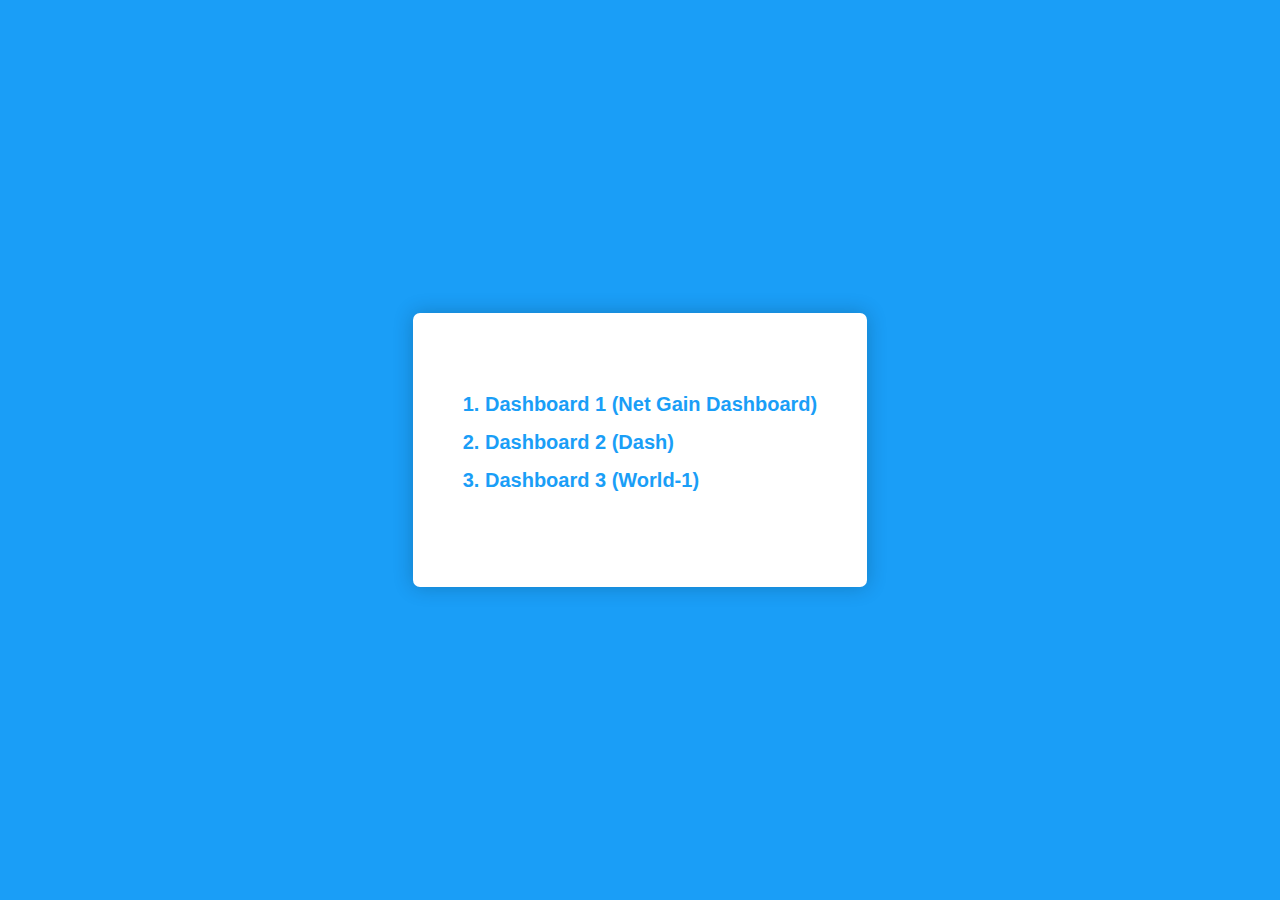
<file: index.html>
<!DOCTYPE html>
<html lang="en">
  <head>
    <meta charset="UTF-8" />
    <meta http-equiv="X-UA-Compatible" content="IE=edge" />
    <meta name="viewport" content="width=device-width, initial-scale=1.0" />
    <title>Net Gain Dashboard</title>

    <!-- Links -->
    <link rel="preconnect" href="https://fonts.googleapis.com" />
    <link rel="preconnect" href="https://fonts.gstatic.com" crossorigin />
    <link
      href="https://fonts.googleapis.com/css2?family=Poppins:ital,wght@0,100;0,200;0,300;0,400;0,500;0,600;0,700;0,800;0,900;1,100;1,200;1,300;1,400;1,500;1,600;1,700;1,800;1,900&display=swap"
      rel="stylesheet"
    />
    <link
      rel="stylesheet"
      href="https://pro.fontawesome.com/releases/v5.10.0/css/all.css"
    />
  </head>

  <style>
    :root {
      /* Font Family */
      --sans-serif: "Outfit", sans-serif;
      --sans-serif-alt: "Noto Sans Duployan", sans-serif;

      /* Colors */
      --primary: #1a9ef7;
      --secondary: #c434f0;
      --light: #fff;
      --light-alt: #fdf6ff;
      --dark: #00090c;
      --dark-alt: #031a22;
    }
    * {
      margin: 0;
      padding: 0;
      outline: 0;
      box-sizing: border-box;
      -webkit-font-smoohing: antialiased;
      -moz-osx-font-smoothing: grayscale;
      scrollbar-color: var(--primary) transparent;
      scrollbar-width: thin;
    }

    *::selection {
      background: var(--primary);
      color: var(--light);
    }

    ::-webkit-scrollbar {
      width: 5px;
      background: var(--dark);
    }

    ::-webkit-scrollbar-thumb {
      background: var(--primary);
    }

    html {
      scroll-behavior: smooth;
    }

    body {
      margin: 0;
      padding: 0;
      background: var(--primary);
      font-family: var(--sans-serif);
    }

    .section {
      padding: 80px 50px;
      min-height: 100vh;
      width: 100%;
      display: flex;
      align-items: center;
      justify-content: center;
    }

    .section .container {
      background: #fff;
      padding: 80px 50px;
      border-radius: 7px;
      box-shadow: 0 0 20px #031a223d;
    }

    .section h5 a {
      display: block;
      font-size: 20px;
      text-decoration: none;
      color: var(--primary);
      transition: 0.4s all ease;
      margin-bottom: 15px;
    }

    .section h5 a:hover {
      color: var(--secondary);
    }
  </style>

  <body>
    <!-- dashboard -->
    <section class="section">
      <div class="container">
        <h5>
          <a href="./netgain-dash/index.html"
            >1. Dashboard 1 (Net Gain Dashboard)</a
          >
        </h5>
        <h5><a href="./dash/index.html">2. Dashboard 2 (Dash)</a></h5>
        <h5><a href="./world-1/index.html">3. Dashboard 3 (World-1)</a></h5>
      </div>
    </section>

    <!-- jQuery -->
    <script src="https://code.jquery.com/jquery-3.6.3.min.js"></script>
    <!-- Scripts -->
    <script src="https://unpkg.com/aos@2.3.1/dist/aos.js"></script>
  </body>
</html>
</file>
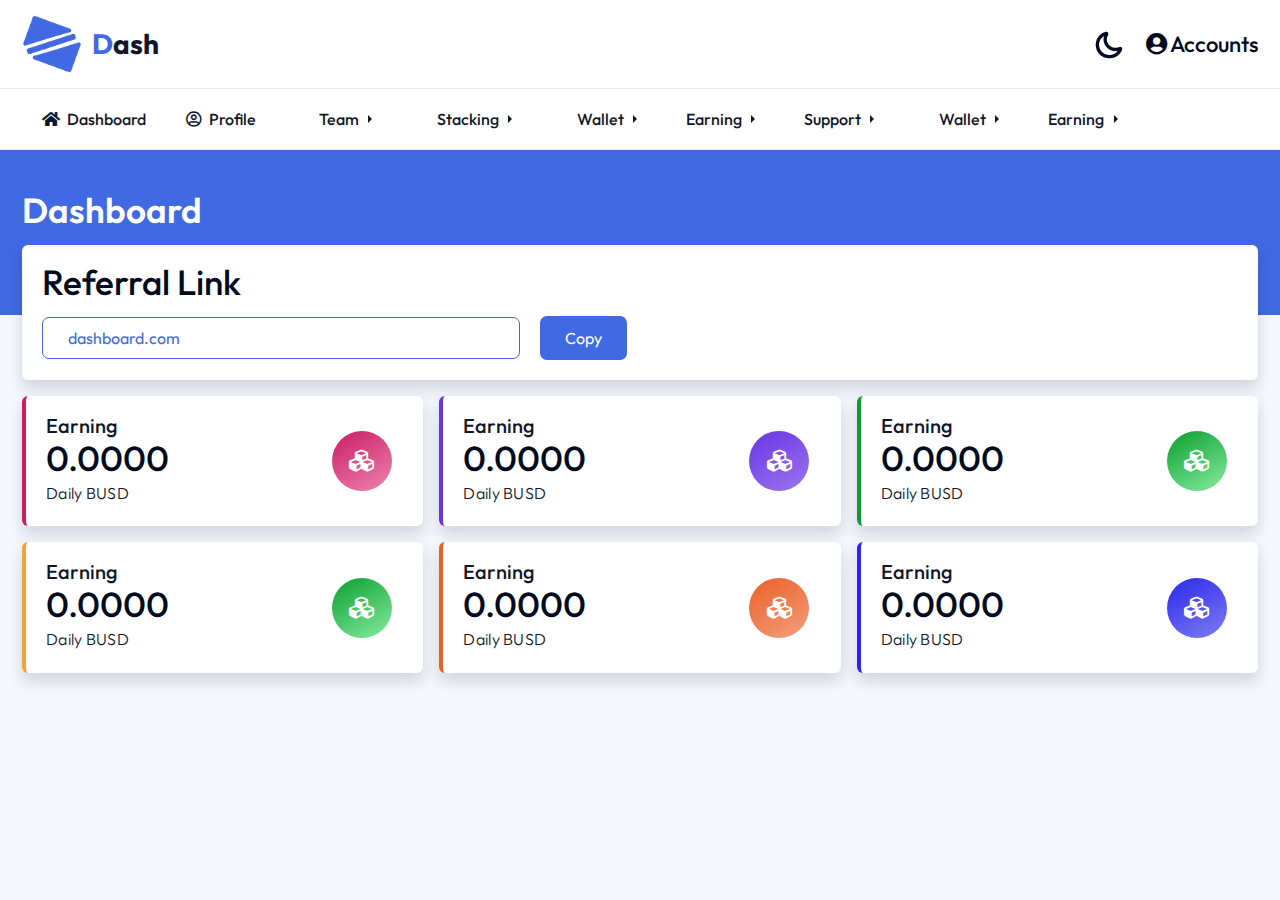
<file: dash/index.html>
<!DOCTYPE html>
<html lang="en">
  <head>
    <meta charset="UTF-8" />
    <meta http-equiv="X-UA-Compatible" content="IE=edge" />
    <meta name="viewport" content="width=device-width, initial-scale=1.0" />
    <title>Demo Dashboard</title>

    <!-- Links -->
    <link
      rel="stylesheet"
      href="https://pro.fontawesome.com/releases/v5.10.0/css/all.css"
    />
    <link href="https://unpkg.com/aos@2.3.1/dist/aos.css" rel="stylesheet" />
    <link rel="stylesheet" href="./static/css/owl.theme.default.min.css" />
    <link rel="stylesheet" href="./static/css/owl.theme.green.min.css" />
    <link rel="stylesheet" href="./static/css/owl.carousel.min.css" />
    <link rel="stylesheet" href="./static/css/bootstrap.min.css" />
    <link rel="stylesheet" href="./static/css/bootstrap.min.css.map" />
    <link rel="stylesheet" id="theme-style" href="./static/css/style.css" />
  </head>

  <body>
    <!-- dashboard -->
    <!-- Header -->
    <header class="header">
      <!-- Top Nav -->
      <div class="top-nav">
        <div class="container">
          <div class="top-nav-items">
            <a href="./index.html" class="logo">
              <img src="./static/images/logo.png" alt="Logo" /><span
                ><i>D</i>ash</span
              >
            </a>
            <button
              class="navbar-toggler"
              type="button"
              data-bs-toggle="collapse"
              data-bs-target="#navbarSupportedContent"
              aria-controls="navbarSupportedContent"
              aria-expanded="false"
              aria-label="Toggle navigation"
            >
              <i class="far fa-bars"></i>
            </button>

            <ul class="top-nav-links">
              <li>
                <button id="toggle-mode">
                  <img
                    src="./static/images/mode/sun.png"
                    alt="Light Mode"
                    class="sun"
                  />
                  <img
                    src="./static/images/mode/moon.png"
                    alt="Dark Mode"
                    class="moon"
                  />
                </button>
              </li>
              <li class="dropdown">
                <button
                  class="dropdown-toggle"
                  type="button"
                  data-bs-toggle="dropdown"
                  aria-expanded="false"
                >
                  <i class="fas fa-user-circle"></i> <span>Accounts</span>
                </button>
                <ul class="dropdown-menu shadow">
                  <li>
                    <a class="dropdown-item" href="./login.html">Sign In</a>
                  </li>
                  <li>
                    <a class="dropdown-item" href="./register.html">Sign Up</a>
                  </li>
                </ul>
              </li>
            </ul>
          </div>
        </div>
      </div>
      <hr class="my-0" />
      <!-- Main Navbar -->
      <nav class="navbar navbar-expand-lg">
        <div class="container">
          <div class="collapse navbar-collapse" id="navbarSupportedContent">
            <ul class="navbar-nav me-auto mb-2 mb-lg-0">
              <li class="nav-item">
                <a class="nav-link" aria-current="page" href="#"
                  ><i class="fas fa-home me-1"></i> Dashboard</a
                >
              </li>
              <li class="nav-item">
                <a class="nav-link" href="#"
                  ><i class="far fa-user-circle me-1"></i> Profile</a
                >
              </li>
              <li class="nav-item dropdown">
                <a
                  class="nav-link dropdown-toggle"
                  href="#"
                  role="button"
                  data-bs-toggle="dropdown"
                  aria-expanded="false"
                >
                  <i class="far fa-users me-1"></i> Team
                </a>
                <ul class="dropdown-menu shadow">
                  <li>
                    <a class="dropdown-item" href="#"
                      ><i class="far fa-circle"></i> Option 1</a
                    >
                  </li>
                  <li>
                    <a class="dropdown-item" href="#"
                      ><i class="far fa-circle"></i> Option 2</a
                    >
                  </li>

                  <li>
                    <a class="dropdown-item" href="#"
                      ><i class="far fa-circle"></i> Option 3</a
                    >
                  </li>
                </ul>
              </li>
              <li class="nav-item dropdown">
                <a
                  class="nav-link dropdown-toggle"
                  href="#"
                  role="button"
                  data-bs-toggle="dropdown"
                  aria-expanded="false"
                >
                  <i class="far fa-layer-group me-1"></i> Stacking
                </a>
                <ul class="dropdown-menu shadow">
                  <li>
                    <a class="dropdown-item" href="#"
                      ><i class="far fa-circle"></i> Option 1</a
                    >
                  </li>
                  <li>
                    <a class="dropdown-item" href="#"
                      ><i class="far fa-circle"></i> Option 2</a
                    >
                  </li>

                  <li>
                    <a class="dropdown-item" href="#"
                      ><i class="far fa-circle"></i> Option 3</a
                    >
                  </li>
                </ul>
              </li>
              <li class="nav-item dropdown">
                <a
                  class="nav-link dropdown-toggle"
                  href="#"
                  role="button"
                  data-bs-toggle="dropdown"
                  aria-expanded="false"
                >
                  <i class="far fa-wallet me-1"></i> Wallet
                </a>
                <ul class="dropdown-menu shadow">
                  <li>
                    <a class="dropdown-item" href="#"
                      ><i class="far fa-circle"></i> Option 1</a
                    >
                  </li>
                  <li>
                    <a class="dropdown-item" href="#"
                      ><i class="far fa-circle"></i> Option 2</a
                    >
                  </li>

                  <li>
                    <a class="dropdown-item" href="#"
                      ><i class="far fa-circle"></i> Option 3</a
                    >
                  </li>
                </ul>
              </li>
              <li class="nav-item dropdown">
                <a
                  class="nav-link dropdown-toggle"
                  href="#"
                  role="button"
                  data-bs-toggle="dropdown"
                  aria-expanded="false"
                >
                  <i class="far fa-sack-dollar me-1"></i> Earning
                </a>
                <ul class="dropdown-menu shadow">
                  <li>
                    <a class="dropdown-item" href="#"
                      ><i class="far fa-circle"></i> Option 1</a
                    >
                  </li>
                  <li>
                    <a class="dropdown-item" href="#"
                      ><i class="far fa-circle"></i> Option 2</a
                    >
                  </li>

                  <li>
                    <a class="dropdown-item" href="#"
                      ><i class="far fa-circle"></i> Option 3</a
                    >
                  </li>
                </ul>
              </li>
              <li class="nav-item dropdown">
                <a
                  class="nav-link dropdown-toggle"
                  href="#"
                  role="button"
                  data-bs-toggle="dropdown"
                  aria-expanded="false"
                >
                  <i class="far fa-user-headset me-1"></i> Support
                </a>
                <ul class="dropdown-menu shadow">
                  <li>
                    <a class="dropdown-item" href="#"
                      ><i class="far fa-circle"></i> Option 1</a
                    >
                  </li>
                  <li>
                    <a class="dropdown-item" href="#"
                      ><i class="far fa-circle"></i> Option 2</a
                    >
                  </li>

                  <li>
                    <a class="dropdown-item" href="#"
                      ><i class="far fa-circle"></i> Option 3</a
                    >
                  </li>
                </ul>
              </li>
              <li class="nav-item dropdown">
                <a
                  class="nav-link dropdown-toggle"
                  href="#"
                  role="button"
                  data-bs-toggle="dropdown"
                  aria-expanded="false"
                >
                  <i class="far fa-wallet me-1"></i> Wallet
                </a>
                <ul class="dropdown-menu shadow">
                  <li>
                    <a class="dropdown-item" href="#"
                      ><i class="far fa-circle"></i> Option 1</a
                    >
                  </li>
                  <li>
                    <a class="dropdown-item" href="#"
                      ><i class="far fa-circle"></i> Option 2</a
                    >
                  </li>

                  <li>
                    <a class="dropdown-item" href="#"
                      ><i class="far fa-circle"></i> Option 3</a
                    >
                  </li>
                </ul>
              </li>
              <li class="nav-item dropdown">
                <a
                  class="nav-link dropdown-toggle"
                  href="#"
                  role="button"
                  data-bs-toggle="dropdown"
                  aria-expanded="false"
                >
                  <i class="far fa-sack-dollar me-1"></i> Earning
                </a>
                <ul class="dropdown-menu shadow">
                  <li>
                    <a class="dropdown-item" href="#"
                      ><i class="far fa-circle"></i> Option 1</a
                    >
                  </li>
                  <li>
                    <a class="dropdown-item" href="#"
                      ><i class="far fa-circle"></i> Option 2</a
                    >
                  </li>

                  <li>
                    <a class="dropdown-item" href="#"
                      ><i class="far fa-circle"></i> Option 3</a
                    >
                  </li>
                </ul>
              </li>
            </ul>
          </div>
        </div>
      </nav>
    </header>

    <!-- Dashboard Body -->
    <section class="section db-content">
      <div class="container">
        <h2 class="heading">Dashboard</h2>
        <div class="row g-3">
          <div class="col-12">
            <div class="card shadow">
              <h2 class="mb-3">Referral Link</h2>
              <div class="d-flex copy">
                <a href="#">dashboard.com</a>
                <button>Copy</button>
              </div>
            </div>
          </div>
          <div class="col-lg-4 col-md-6 col-sm-12">
            <div class="card shadow card1">
              <div class="row align-items-center">
                <div class="col-9">
                  <h4>Earning</h4>
                  <h2>0.0000</h2>
                  <p>Daily BUSD</p>
                </div>
                <div class="col-3">
                  <div class="icon"><i class="fas fa-cubes"></i></div>
                </div>
              </div>
            </div>
          </div>
          <div class="col-lg-4 col-md-6 col-sm-12">
            <div class="card shadow card2">
              <div class="row align-items-center">
                <div class="col-9">
                  <h4>Earning</h4>
                  <h2>0.0000</h2>
                  <p>Daily BUSD</p>
                </div>
                <div class="col-3">
                  <div class="icon"><i class="fas fa-cubes"></i></div>
                </div>
              </div>
            </div>
          </div>
          <div class="col-lg-4 col-md-6 col-sm-12">
            <div class="card shadow card3">
              <div class="row align-items-center">
                <div class="col-9">
                  <h4>Earning</h4>
                  <h2>0.0000</h2>
                  <p>Daily BUSD</p>
                </div>
                <div class="col-3">
                  <div class="icon"><i class="fas fa-cubes"></i></div>
                </div>
              </div>
            </div>
          </div>
          <div class="col-lg-4 col-md-6 col-sm-12">
            <div class="card shadow card4">
              <div class="row align-items-center">
                <div class="col-9">
                  <h4>Earning</h4>
                  <h2>0.0000</h2>
                  <p>Daily BUSD</p>
                </div>
                <div class="col-3">
                  <div class="icon"><i class="fas fa-cubes"></i></div>
                </div>
              </div>
            </div>
          </div>
          <div class="col-lg-4 col-md-6 col-sm-12">
            <div class="card shadow card5">
              <div class="row align-items-center">
                <div class="col-9">
                  <h4>Earning</h4>
                  <h2>0.0000</h2>
                  <p>Daily BUSD</p>
                </div>
                <div class="col-3">
                  <div class="icon"><i class="fas fa-cubes"></i></div>
                </div>
              </div>
            </div>
          </div>
          <div class="col-lg-4 col-md-6 col-sm-12">
            <div class="card shadow card6">
              <div class="row align-items-center">
                <div class="col-9">
                  <h4>Earning</h4>
                  <h2>0.0000</h2>
                  <p>Daily BUSD</p>
                </div>
                <div class="col-3">
                  <div class="icon"><i class="fas fa-cubes"></i></div>
                </div>
              </div>
            </div>
          </div>
        </div>
      </div>
    </section>

    <!-- jQuery -->
    <script src="https://code.jquery.com/jquery-3.6.3.min.js"></script>
    <!-- Scripts -->
    <script src="https://unpkg.com/aos@2.3.1/dist/aos.js"></script>

    <script src="./static/js/bootstrap.bundle.min.js"></script>
    <script src="./static/js/owl.carousel.js"></script>
    <script src="./static/js/owl.carousel.min.js"></script>
    <script src="./static/js/app.js"></script>
  </body>
</html>
</file>
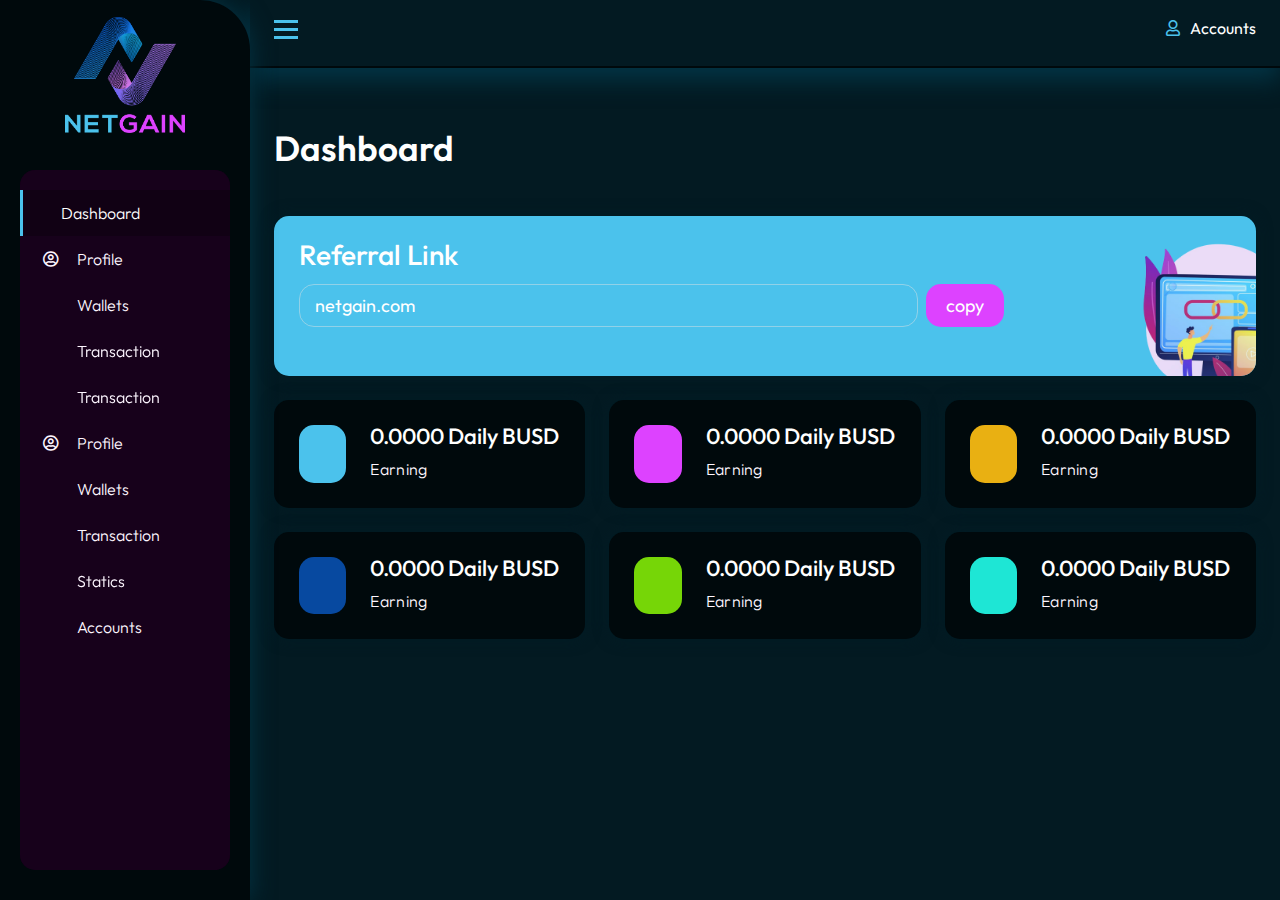
<file: netgain-dash/index.html>
<!DOCTYPE html>
<html lang="en">
  <head>
    <meta charset="UTF-8" />
    <meta http-equiv="X-UA-Compatible" content="IE=edge" />
    <meta name="viewport" content="width=device-width, initial-scale=1.0" />
    <title>Net Gain Dashboard</title>

    <!-- Links -->
    <link
      rel="stylesheet"
      href="https://pro.fontawesome.com/releases/v5.10.0/css/all.css"
    />
    <link href="https://unpkg.com/aos@2.3.1/dist/aos.css" rel="stylesheet" />
    <link rel="stylesheet" href="./static/css/owl.theme.default.min.css" />
    <link rel="stylesheet" href="./static/css/owl.theme.green.min.css" />
    <link rel="stylesheet" href="./static/css/owl.carousel.min.css" />
    <link rel="stylesheet" href="./static/css/bootstrap.min.css" />
    <link rel="stylesheet" href="./static/css/bootstrap.min.css.map" />
    <link rel="stylesheet" href="./static/css/style.css" />
  </head>

  <body>
    <!-- dashboard -->
    <section class="dashboard">
      <!-- Sidebar -->
      <aside class="sidebar">
        <button class="side-close"><i class="far fa-times"></i></button>
        <div class="logo">
          <img src="./static/images/logo.png" alt="Net Gain" />
        </div>
        <div class="sidebar-links">
          <ul class="allside-links">
            <li>
              <a href="#" class="link active"
                ><i class="fas fa-tachometer-alt-slow"></i> Dashboard</a
              >
            </li>
            <li>
              <a href="#" class="link"
                ><i class="far fa-user-circle"></i> Profile</a
              >
            </li>
            <li>
              <a href="#" class="link"><i class="far fa-wallet"></i> Wallets</a>
            </li>
            <li class="dropdown side-drop">
              <a
                class="link"
                href="#"
                role="button"
                data-bs-toggle="dropdown"
                aria-expanded="false"
              >
                <i class="far fa-wallet"></i> Transaction
                <i class="far fa-chevron-right arrow"></i>
              </a>

              <ul class="dropdown-menu">
                <li><a class="dropdown-item" href="#">Action</a></li>
                <li><a class="dropdown-item" href="#">Another action</a></li>
                <li>
                  <a class="dropdown-item" href="#">Something else here</a>
                </li>
              </ul>
            </li>
            <li class="dropdown side-drop">
              <a
                class="link"
                href="#"
                role="button"
                data-bs-toggle="dropdown"
                aria-expanded="false"
              >
                <i class="far fa-wallet"></i> Transaction
                <i class="far fa-chevron-right arrow"></i>
              </a>

              <ul class="dropdown-menu">
                <li><a class="dropdown-item" href="#">Action</a></li>
                <li><a class="dropdown-item" href="#">Another action</a></li>
                <li>
                  <a class="dropdown-item" href="#">Something else here</a>
                </li>
              </ul>
            </li>
            <li>
              <a href="#" class="link"
                ><i class="far fa-user-circle"></i> Profile</a
              >
            </li>
            <li>
              <a href="#" class="link"><i class="far fa-wallet"></i> Wallets</a>
            </li>
            <li>
              <a href="#" class="link"
                ><i class="far fa-wallet"></i> Transaction</a
              >
            </li>
            <li class="dropdown side-drop">
              <a
                class="link"
                href="#"
                role="button"
                data-bs-toggle="dropdown"
                aria-expanded="false"
              >
                <i class="far fa-wallet"></i> Statics
                <i class="far fa-chevron-right arrow"></i>
              </a>

              <ul class="dropdown-menu">
                <li><a class="dropdown-item" href="#">Action</a></li>
                <li><a class="dropdown-item" href="#">Another action</a></li>
                <li>
                  <a class="dropdown-item" href="#">Something else here</a>
                </li>
              </ul>
            </li>
            <li>
              <a href="#" class="link"
                ><i class="far fa-wallet"></i> Accounts</a
              >
            </li>
          </ul>
        </div>
      </aside>

      <!-- Navbar -->
      <div class="db-body">
        <div class="db-nav">
          <div class="container-fluid px-lg-4">
            <ul class="d-flex">
              <li>
                <div class="toggle-bar">
                  <span></span>
                  <span></span>
                  <span></span>
                </div>
              </li>
              <li class="account ms-auto">
                <div class="dropdown">
                  <a
                    class="dropdown-toggle"
                    href="#"
                    role="button"
                    data-bs-toggle="dropdown"
                    aria-expanded="false"
                  >
                    <i class="far fa-user text-primary"></i> Accounts
                  </a>

                  <ul class="dropdown-menu">
                    <li>
                      <a class="dropdown-item" href="./signin.html">Sign In</a>
                    </li>
                    <li>
                      <a class="dropdown-item" href="./signup.html">Sign Up</a>
                    </li>
                  </ul>
                </div>
              </li>
              <!-- <div class="col-lg-6 col-md-6 col-sm-12 ms-auto">
                <div class="icon-link">
                  <div class="input-group">
                    <input
                      type="search"
                      class="form-control"
                      placeholder="Search"
                      aria-label="Search"
                      aria-describedby="search-btn"
                    />
                    <button class="search-btn" type="button" id="search-btn">
                      <i class="far fa-search"></i>
                    </button>
                  </div>
                  <a href="#"><i class="far fa-cog"></i></a>
                  <a href="#"><i class="fas fa-bell"></i></a>
                </div>
              </div> -->
            </ul>
          </div>
        </div>
        <div class="db-content section">
          <div class="container-fluid px-lg-4">
            <h2 class="heading mb-5">Dashboard</h2>
            <div class="row g-4">
              <div class="col-12">
                <div class="card bg-primary copy-card">
                  <div class="text">
                    <h4>Referral Link</h4>
                    <div class="row g-2">
                      <div class="col-md-8 col-sm-12">
                        <a href="#" class="link"> netgain.com</a>
                      </div>
                      <div class="col-md-2 col-sm-12">
                        <button class="copy">copy</button>
                      </div>
                    </div>
                  </div>
                  <img src="./static/images/copy-vector.png" alt="  " />
                </div>
              </div>
              <div class="col-lg-4 col-md-6 col-sm-12">
                <div class="card">
                  <div class="row">
                    <div class="col-3">
                      <div class="icon primary">
                        <i class="far fa-layer-group"></i>
                      </div>
                    </div>
                    <div class="col-9">
                      <div class="text">
                        <h5>0.0000 Daily BUSD</h5>
                        <p>Earning</p>
                      </div>
                    </div>
                  </div>
                </div>
              </div>
              <div class="col-lg-4 col-md-6 col-sm-12">
                <div class="card">
                  <div class="row">
                    <div class="col-3">
                      <div class="icon secondary">
                        <i class="far fa-layer-group"></i>
                      </div>
                    </div>
                    <div class="col-9">
                      <div class="text">
                        <h5>0.0000 Daily BUSD</h5>
                        <p>Earning</p>
                      </div>
                    </div>
                  </div>
                </div>
              </div>
              <div class="col-lg-4 col-md-6 col-sm-12">
                <div class="card">
                  <div class="row">
                    <div class="col-3">
                      <div class="icon tertiary">
                        <i class="far fa-layer-group"></i>
                      </div>
                    </div>
                    <div class="col-9">
                      <div class="text">
                        <h5>0.0000 Daily BUSD</h5>
                        <p>Earning</p>
                      </div>
                    </div>
                  </div>
                </div>
              </div>
              <div class="col-lg-4 col-md-6 col-sm-12">
                <div class="card">
                  <div class="row">
                    <div class="col-3">
                      <div class="icon four">
                        <i class="far fa-layer-group"></i>
                      </div>
                    </div>
                    <div class="col-9">
                      <div class="text">
                        <h5>0.0000 Daily BUSD</h5>
                        <p>Earning</p>
                      </div>
                    </div>
                  </div>
                </div>
              </div>
              <div class="col-lg-4 col-md-6 col-sm-12">
                <div class="card">
                  <div class="row">
                    <div class="col-3">
                      <div class="icon five">
                        <i class="far fa-layer-group"></i>
                      </div>
                    </div>
                    <div class="col-9">
                      <div class="text">
                        <h5>0.0000 Daily BUSD</h5>
                        <p>Earning</p>
                      </div>
                    </div>
                  </div>
                </div>
              </div>
              <div class="col-lg-4 col-md-6 col-sm-12">
                <div class="card">
                  <div class="row">
                    <div class="col-3">
                      <div class="icon six">
                        <i class="far fa-layer-group"></i>
                      </div>
                    </div>
                    <div class="col-9">
                      <div class="text">
                        <h5>0.0000 Daily BUSD</h5>
                        <p>Earning</p>
                      </div>
                    </div>
                  </div>
                </div>
              </div>
            </div>
          </div>
        </div>
      </div>
    </section>

    <!-- jQuery -->
    <script src="https://code.jquery.com/jquery-3.6.3.min.js"></script>
    <!-- Scripts -->
    <script src="https://unpkg.com/aos@2.3.1/dist/aos.js"></script>

    <script src="./static/js/bootstrap.bundle.min.js"></script>
    <script src="./static/js/owl.carousel.js"></script>
    <script src="./static/js/owl.carousel.min.js"></script>
    <script src="./static/js/app.js"></script>
  </body>
</html>
</file>
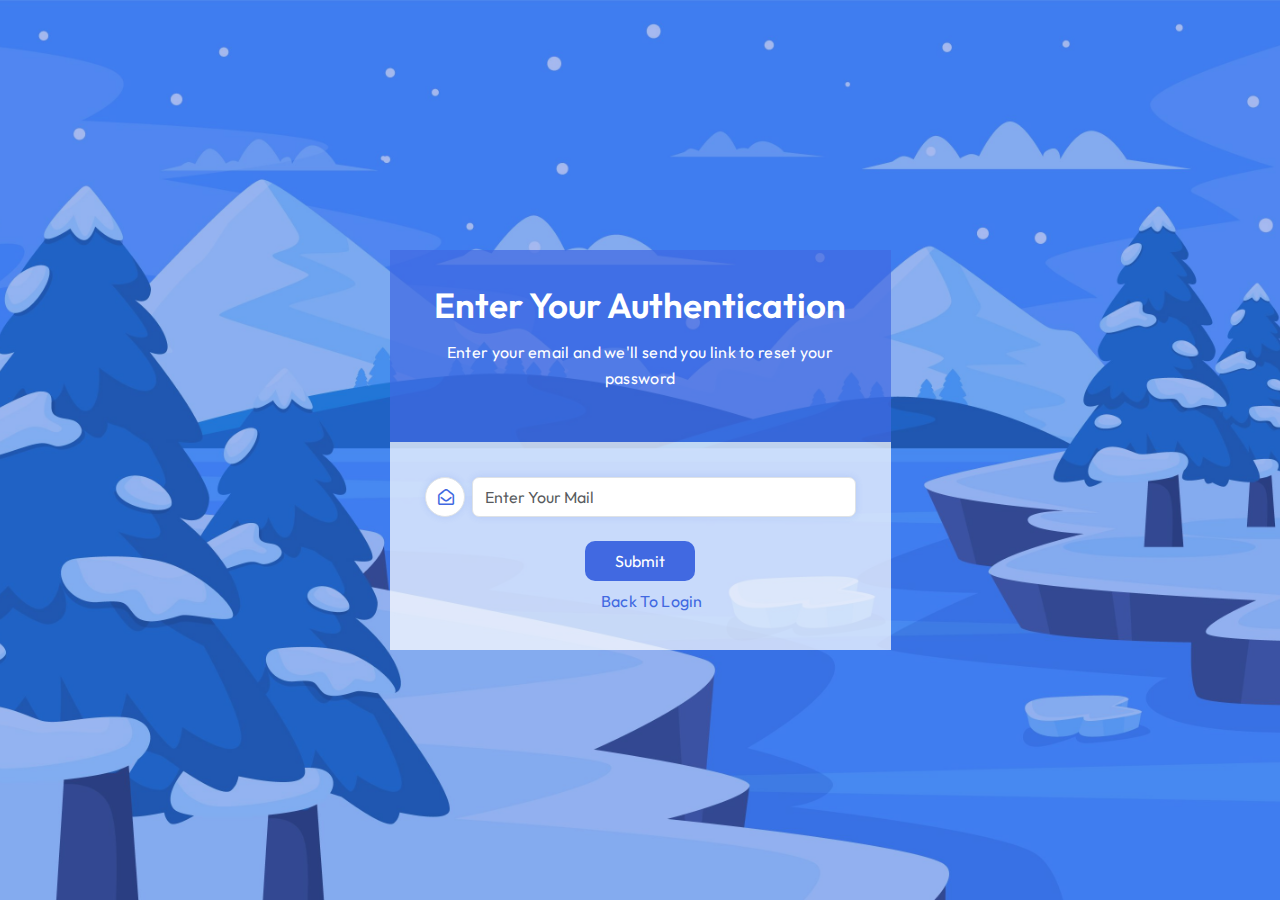
<file: dash/forgot.html>
<!DOCTYPE html>
<html lang="en">
  <head>
    <meta charset="UTF-8" />
    <meta http-equiv="X-UA-Compatible" content="IE=edge" />
    <meta name="viewport" content="width=device-width, initial-scale=1.0" />
    <title>Demo Dashboard</title>

    <!-- Links -->
    <link
      rel="stylesheet"
      href="https://pro.fontawesome.com/releases/v5.10.0/css/all.css"
    />
    <link href="https://unpkg.com/aos@2.3.1/dist/aos.css" rel="stylesheet" />
    <link rel="stylesheet" href="./static/css/owl.theme.default.min.css" />
    <link rel="stylesheet" href="./static/css/owl.theme.green.min.css" />
    <link rel="stylesheet" href="./static/css/owl.carousel.min.css" />
    <link rel="stylesheet" href="./static/css/bootstrap.min.css" />
    <link rel="stylesheet" href="./static/css/bootstrap.min.css.map" />
    <link rel="stylesheet" id="theme-style" href="./static/css/style.css" />
  </head>

  <body>
    <!-- Login -->
    <section class="section login forgot">
      <div class="container">
        <div class="row">
          <div class="col-lg-5 col-md-8 col-sm-12 mx-auto">
            <div class="card">
              <div class="text">
                <h2 class="heading">Enter Your Authentication</h2>
                <p class="mb-3 text-light">
                  Enter your email and we'll send you link to reset your
                  password
                </p>
              </div>
              <div class="form">
                <div class="input-group mb-3">
                  <span class="input-group-text" id="basic-addon1"
                    ><i class="far fa-envelope-open"></i
                  ></span>
                  <input
                    type="email"
                    class="form-control"
                    placeholder="Enter Your Mail"
                    aria-label="Enter Your Mail"
                    aria-describedby="basic-addon1"
                  />
                </div>
                <div class="text-center mt-4">
                  <button class="button mb-2">Submit</button>
                  <p>
                    <a href="./login.html"
                      ><i class="far fa-backward me-1"></i> Back To Login</a
                    >
                  </p>
                </div>
              </div>
            </div>
          </div>
        </div>
      </div>
    </section>

    <!-- jQuery -->
    <script src="https://code.jquery.com/jquery-3.6.3.min.js"></script>
    <!-- Scripts -->
    <script src="https://unpkg.com/aos@2.3.1/dist/aos.js"></script>

    <script src="./static/js/bootstrap.bundle.min.js"></script>
    <script src="./static/js/owl.carousel.js"></script>
    <script src="./static/js/owl.carousel.min.js"></script>
    <script src="./static/js/app.js"></script>
  </body>
</html>
</file>
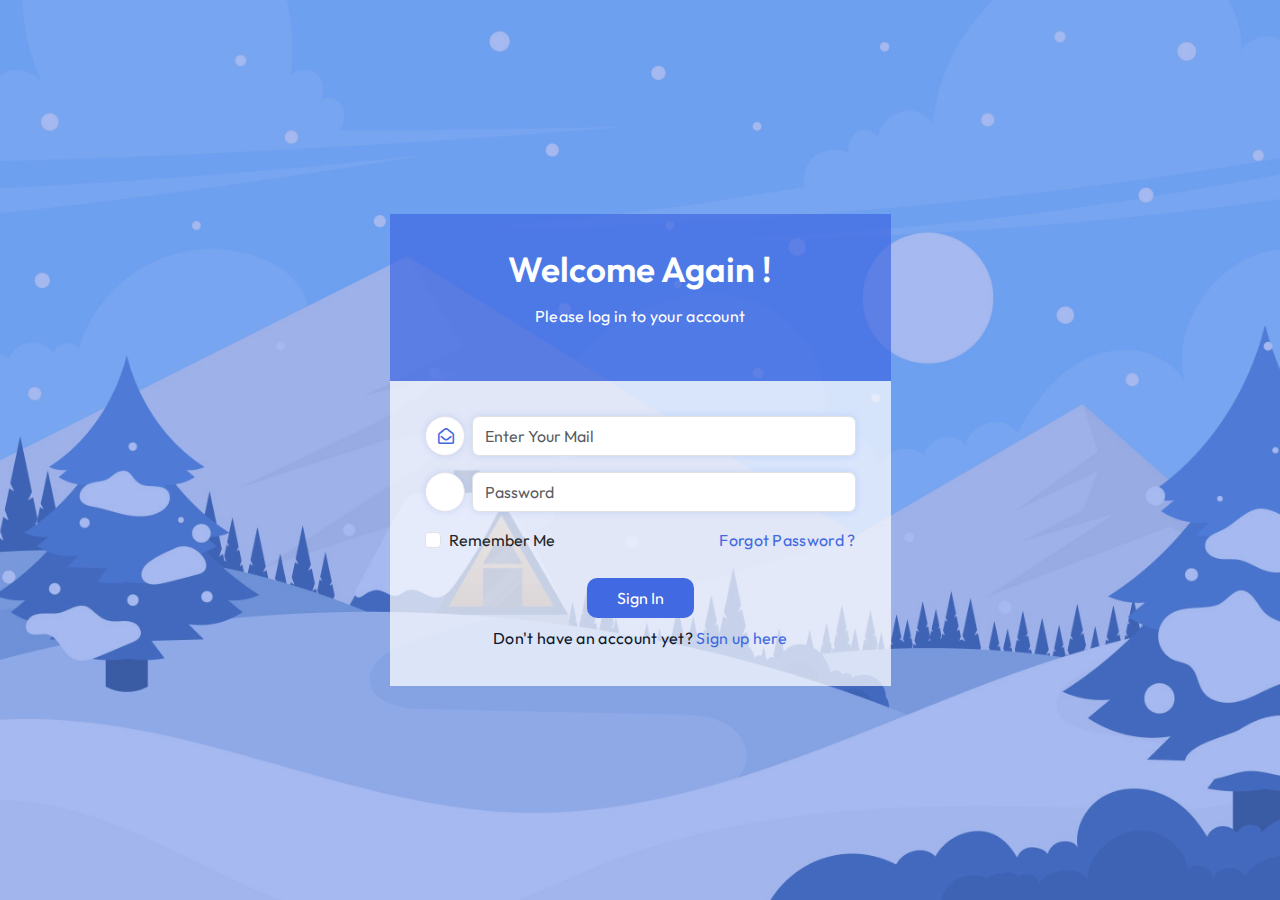
<file: dash/login.html>
<!DOCTYPE html>
<html lang="en">
  <head>
    <meta charset="UTF-8" />
    <meta http-equiv="X-UA-Compatible" content="IE=edge" />
    <meta name="viewport" content="width=device-width, initial-scale=1.0" />
    <title>Demo Dashboard</title>

    <!-- Links -->
    <link
      rel="stylesheet"
      href="https://pro.fontawesome.com/releases/v5.10.0/css/all.css"
    />
    <link href="https://unpkg.com/aos@2.3.1/dist/aos.css" rel="stylesheet" />
    <link rel="stylesheet" href="./static/css/owl.theme.default.min.css" />
    <link rel="stylesheet" href="./static/css/owl.theme.green.min.css" />
    <link rel="stylesheet" href="./static/css/owl.carousel.min.css" />
    <link rel="stylesheet" href="./static/css/bootstrap.min.css" />
    <link rel="stylesheet" href="./static/css/bootstrap.min.css.map" />
    <link rel="stylesheet" id="theme-style" href="./static/css/style.css" />
  </head>

  <body>
    <!-- Login -->
    <section class="section login">
      <div class="container">
        <div class="row">
          <div class="col-lg-5 col-md-8 col-sm-12 mx-auto">
            <div class="card">
              <div class="text">
                <h2 class="heading">Welcome Again !</h2>
                <p class="mb-3 text-light">Please log in to your account</p>
              </div>
              <div class="form">
                <div class="input-group mb-3">
                  <span class="input-group-text" id="basic-addon1"
                    ><i class="far fa-envelope-open"></i
                  ></span>
                  <input
                    type="email"
                    class="form-control"
                    placeholder="Enter Your Mail"
                    aria-label="Enter Your Mail"
                    aria-describedby="basic-addon1"
                  />
                </div>
                <div class="input-group mb-3">
                  <span class="input-group-text" id="basic-addon1"
                    ><i class="far fa-key"></i
                  ></span>
                  <input
                    type="password"
                    class="form-control"
                    placeholder="Password"
                    aria-label="Password"
                    aria-describedby="basic-addon1"
                  />
                </div>
                <div class="d-flex justify-content-between">
                  <div class="form-check">
                    <input
                      class="form-check-input"
                      type="checkbox"
                      value=""
                      id="flexCheckDefault"
                    />
                    <label class="form-check-label" for="flexCheckDefault">
                      Remember Me
                    </label>
                  </div>
                  <p><a href="./forgot.html">Forgot Password ?</a></p>
                </div>
                <div class="text-center mt-4">
                  <button class="button mb-2">Sign In</button>
                  <p>
                    Don't have an account yet?
                    <a href="./register.html">Sign up here</a>
                  </p>
                </div>
              </div>
            </div>
          </div>
        </div>
      </div>
    </section>

    <!-- jQuery -->
    <script src="https://code.jquery.com/jquery-3.6.3.min.js"></script>
    <!-- Scripts -->
    <script src="https://unpkg.com/aos@2.3.1/dist/aos.js"></script>

    <script src="./static/js/bootstrap.bundle.min.js"></script>
    <script src="./static/js/owl.carousel.js"></script>
    <script src="./static/js/owl.carousel.min.js"></script>
    <script src="./static/js/app.js"></script>
  </body>
</html>
</file>
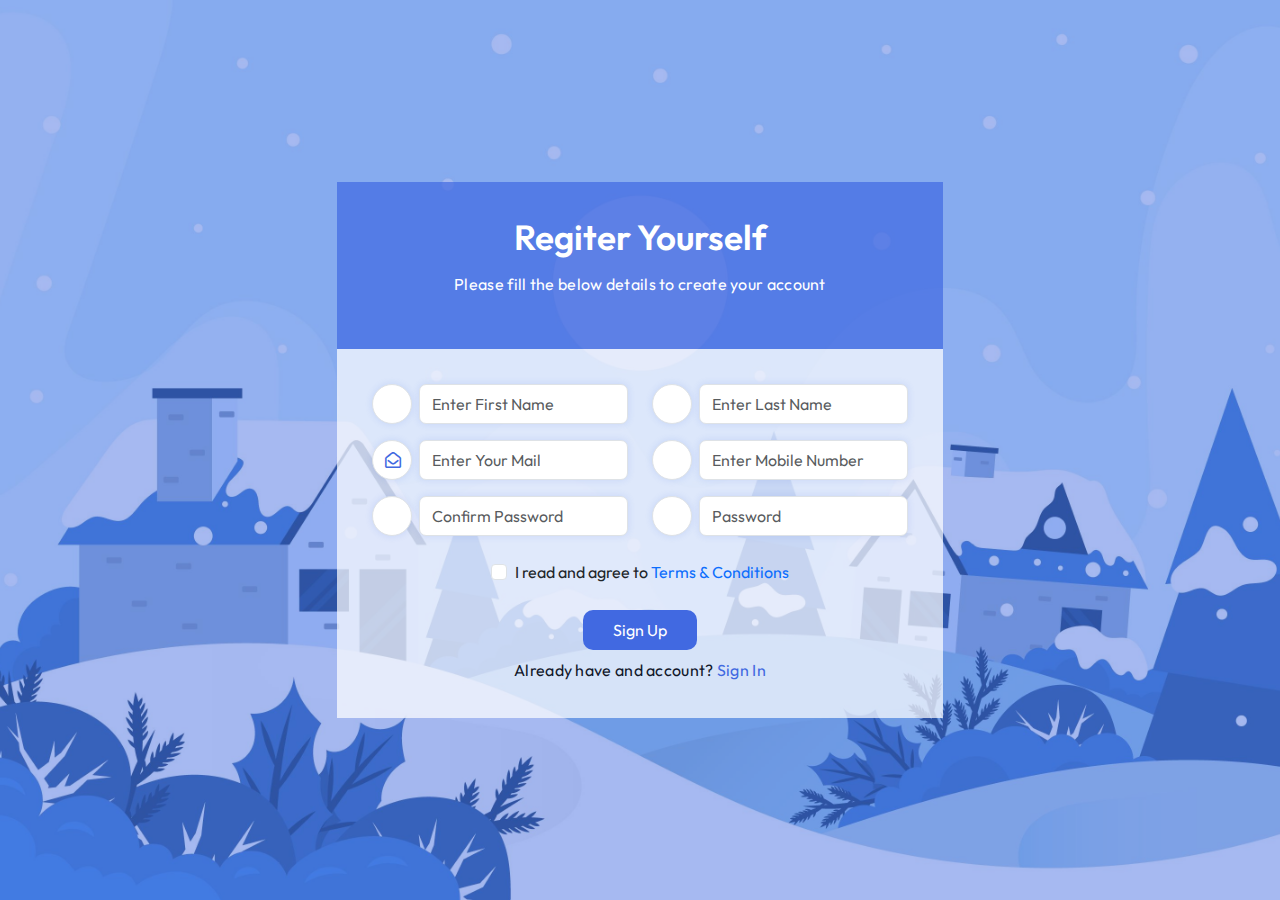
<file: dash/register.html>
<!DOCTYPE html>
<html lang="en">
  <head>
    <meta charset="UTF-8" />
    <meta http-equiv="X-UA-Compatible" content="IE=edge" />
    <meta name="viewport" content="width=device-width, initial-scale=1.0" />
    <title>Demo Dashboard</title>

    <!-- Links -->
    <link
      rel="stylesheet"
      href="https://pro.fontawesome.com/releases/v5.10.0/css/all.css"
    />
    <link href="https://unpkg.com/aos@2.3.1/dist/aos.css" rel="stylesheet" />
    <link rel="stylesheet" href="./static/css/owl.theme.default.min.css" />
    <link rel="stylesheet" href="./static/css/owl.theme.green.min.css" />
    <link rel="stylesheet" href="./static/css/owl.carousel.min.css" />
    <link rel="stylesheet" href="./static/css/bootstrap.min.css" />
    <link rel="stylesheet" href="./static/css/bootstrap.min.css.map" />
    <link rel="stylesheet" id="theme-style" href="./static/css/style.css" />
  </head>

  <body>
    <!-- Login -->
    <section class="section login register">
      <div class="container">
        <div class="row">
          <div class="col-lg-6 col-md-8 col-sm-12 mx-auto">
            <div class="card">
              <div class="text">
                <h2 class="heading">Regiter Yourself</h2>
                <p class="mb-3 text-light">
                  Please fill the below details to create your account
                </p>
              </div>
              <div class="form">
                <div class="row">
                  <div class="col-lg-6 col-md-6 col-sm-12">
                    <div class="input-group mb-3">
                      <span class="input-group-text" id="basic-addon1"
                        ><i class="far fa-file-signature"></i
                      ></span>
                      <input
                        type="text"
                        class="form-control"
                        placeholder="Enter First Name"
                        aria-label="Enter First Name"
                        aria-describedby="basic-addon1"
                      />
                    </div>
                  </div>
                  <div class="col-lg-6 col-md-6 col-sm-12">
                    <div class="input-group mb-3">
                      <span class="input-group-text" id="basic-addon1"
                        ><i class="far fa-file-signature"></i
                      ></span>
                      <input
                        type="text"
                        class="form-control"
                        placeholder="Enter Last Name"
                        aria-label="Enter Last Name"
                        aria-describedby="basic-addon1"
                      />
                    </div>
                  </div>
                  <div class="col-lg-6 col-md-6 col-sm-12">
                    <div class="input-group mb-3">
                      <span class="input-group-text" id="basic-addon1"
                        ><i class="far fa-envelope-open"></i
                      ></span>
                      <input
                        type="email"
                        class="form-control"
                        placeholder="Enter Your Mail"
                        aria-label="Enter Your Mail"
                        aria-describedby="basic-addon1"
                      />
                    </div>
                  </div>
                  <div class="col-lg-6 col-md-6 col-sm-12">
                    <div class="input-group mb-3">
                      <span class="input-group-text" id="basic-addon1"
                        ><i class="far fa-phone-square-alt"></i
                      ></span>
                      <input
                        type="email"
                        class="form-control"
                        placeholder="Enter Mobile Number"
                        aria-label="Enter Mobile Number"
                        aria-describedby="basic-addon1"
                      />
                    </div>
                  </div>
                  <div class="col-lg-6 col-md-6 col-sm-12">
                    <div class="input-group mb-3">
                      <span class="input-group-text" id="basic-addon1"
                        ><i class="far fa-key"></i
                      ></span>
                      <input
                        type="email"
                        class="form-control"
                        placeholder="Confirm Password"
                        aria-label="Confirm Password"
                        aria-describedby="basic-addon1"
                      />
                    </div>
                  </div>
                  <div class="col-lg-6 col-md-6 col-sm-12">
                    <div class="input-group mb-3">
                      <span class="input-group-text" id="basic-addon1"
                        ><i class="far fa-key"></i
                      ></span>
                      <input
                        type="email"
                        class="form-control"
                        placeholder="Password"
                        aria-label="Password"
                        aria-describedby="basic-addon1"
                      />
                    </div>
                  </div>
                </div>
                <div class="d-flex justify-content-center mt-2">
                  <div class="form-check">
                    <input
                      class="form-check-input"
                      type="checkbox"
                      value=""
                      id="flexCheckDefault"
                    />
                    <label class="form-check-label" for="flexCheckDefault">
                      I read and agree to <a href="#">Terms & Conditions</a>
                    </label>
                  </div>
                </div>
                <div class="text-center mt-4">
                  <button class="button mb-2">Sign Up</button>
                  <p>
                    Already have and account? <a href="./login.html">Sign In</a>
                  </p>
                </div>
              </div>
            </div>
          </div>
        </div>
      </div>
    </section>

    <!-- jQuery -->
    <script src="https://code.jquery.com/jquery-3.6.3.min.js"></script>
    <!-- Scripts -->
    <script src="https://unpkg.com/aos@2.3.1/dist/aos.js"></script>

    <script src="./static/js/bootstrap.bundle.min.js"></script>
    <script src="./static/js/owl.carousel.js"></script>
    <script src="./static/js/owl.carousel.min.js"></script>
    <script src="./static/js/app.js"></script>
  </body>
</html>
</file>
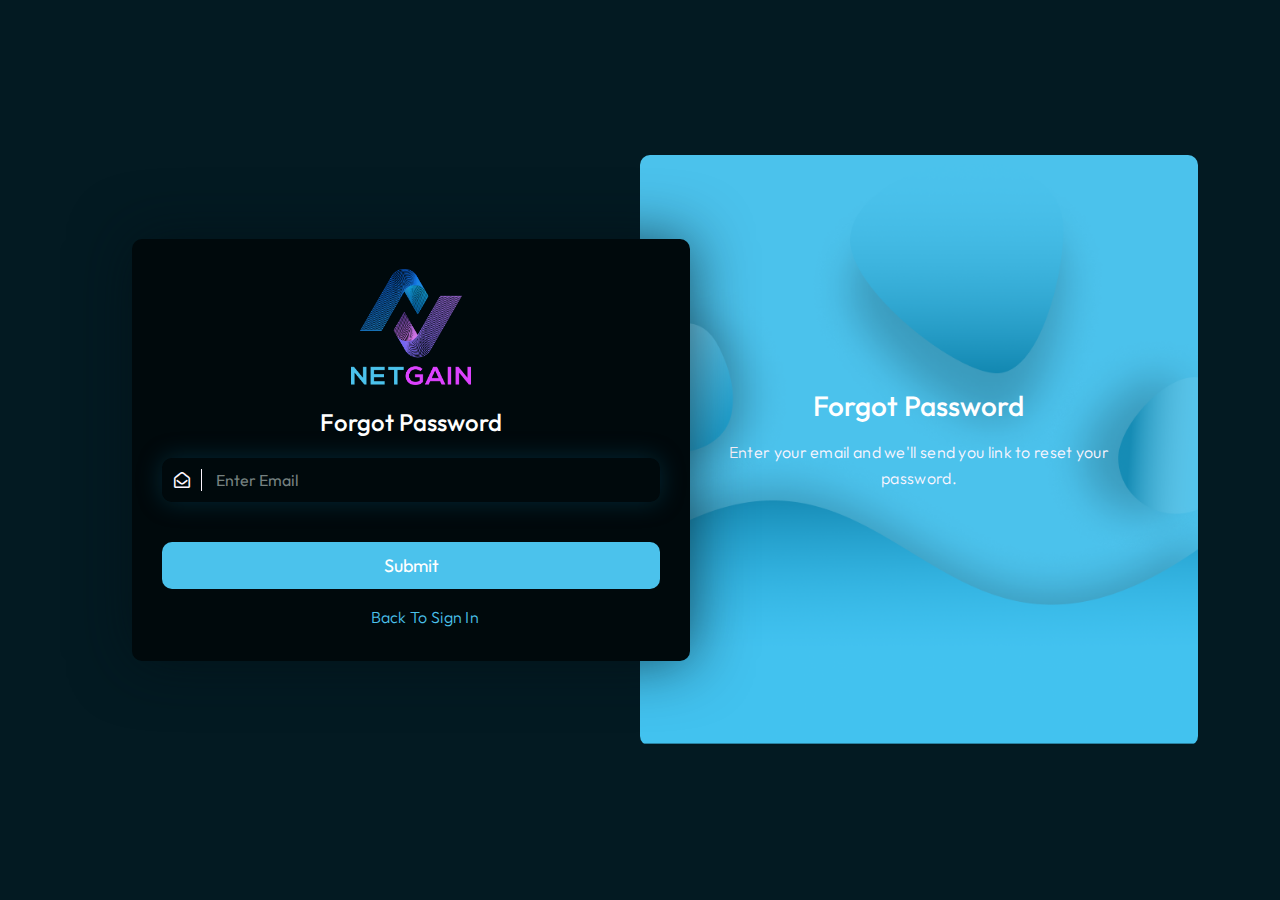
<file: netgain-dash/forgot.html>
<!DOCTYPE html>
<html lang="en">
  <head>
    <meta charset="UTF-8" />
    <meta http-equiv="X-UA-Compatible" content="IE=edge" />
    <meta name="viewport" content="width=device-width, initial-scale=1.0" />
    <title>Net Gain - Sign In</title>

    <!-- Links -->
    <link
      rel="stylesheet"
      href="https://pro.fontawesome.com/releases/v5.10.0/css/all.css"
    />
    <link href="https://unpkg.com/aos@2.3.1/dist/aos.css" rel="stylesheet" />
    <link rel="stylesheet" href="./static/css/owl.theme.default.min.css" />
    <link rel="stylesheet" href="./static/css/owl.theme.green.min.css" />
    <link rel="stylesheet" href="./static/css/owl.carousel.min.css" />
    <link rel="stylesheet" href="./static/css/bootstrap.min.css" />
    <link rel="stylesheet" href="./static/css/bootstrap.min.css.map" />
    <link rel="stylesheet" href="./static/css/style.css" />
  </head>

  <body>
    <!-- Sign In Page -->
    <section class="section sign-in">
      <div class="container">
        <div class="row g-0 align-items-center">
          <div class="col-lg-6 col-md-6 col-sm-12">
            <div class="card">
              <div class="logo text-center">
                <img src="./static/images/logo.png" alt="" />
              </div>
              <h4 class="mb-4">Forgot Password</h4>
              <form action="" class="form">
                <div class="input-group mb-3">
                  <span class="input-group-text" id="basic-addon1"
                    ><i class="far fa-envelope-open"></i
                  ></span>
                  <input
                    type="email"
                    class="form-control"
                    placeholder="Enter Email"
                    aria-label="Enter Email"
                    aria-describedby="basic-addon1"
                  />
                </div>
                <div class="text-center">
                  <button class="button mt-4 mb-3 w-100">Submit</button>
                  <p>
                    <a href="./signin.html"
                      ><i class="far fa-backward me-2"></i> Back To Sign In</a
                    >
                  </p>
                </div>
              </form>
            </div>
          </div>
          <div class="col-lg-6 col-md-6 col-sm-12">
            <div class="pattern-card">
              <div class="image">
                <img src="./static/images/authentication-pattern.png" alt="" />
              </div>
              <div class="text">
                <h4>Forgot Password</h4>
                <p class="mb-3">
                  Enter your email and we'll send you link to reset your
                  password.
                </p>
              </div>
            </div>
          </div>
        </div>
      </div>
    </section>

    <!-- jQuery -->
    <script src="https://code.jquery.com/jquery-3.6.3.min.js"></script>
    <!-- Scripts -->
    <script src="https://unpkg.com/aos@2.3.1/dist/aos.js"></script>

    <script src="./static/js/bootstrap.bundle.min.js"></script>
    <script src="./static/js/owl.carousel.js"></script>
    <script src="./static/js/owl.carousel.min.js"></script>
    <script src="./static/js/app.js"></script>
  </body>
</html>
</file>
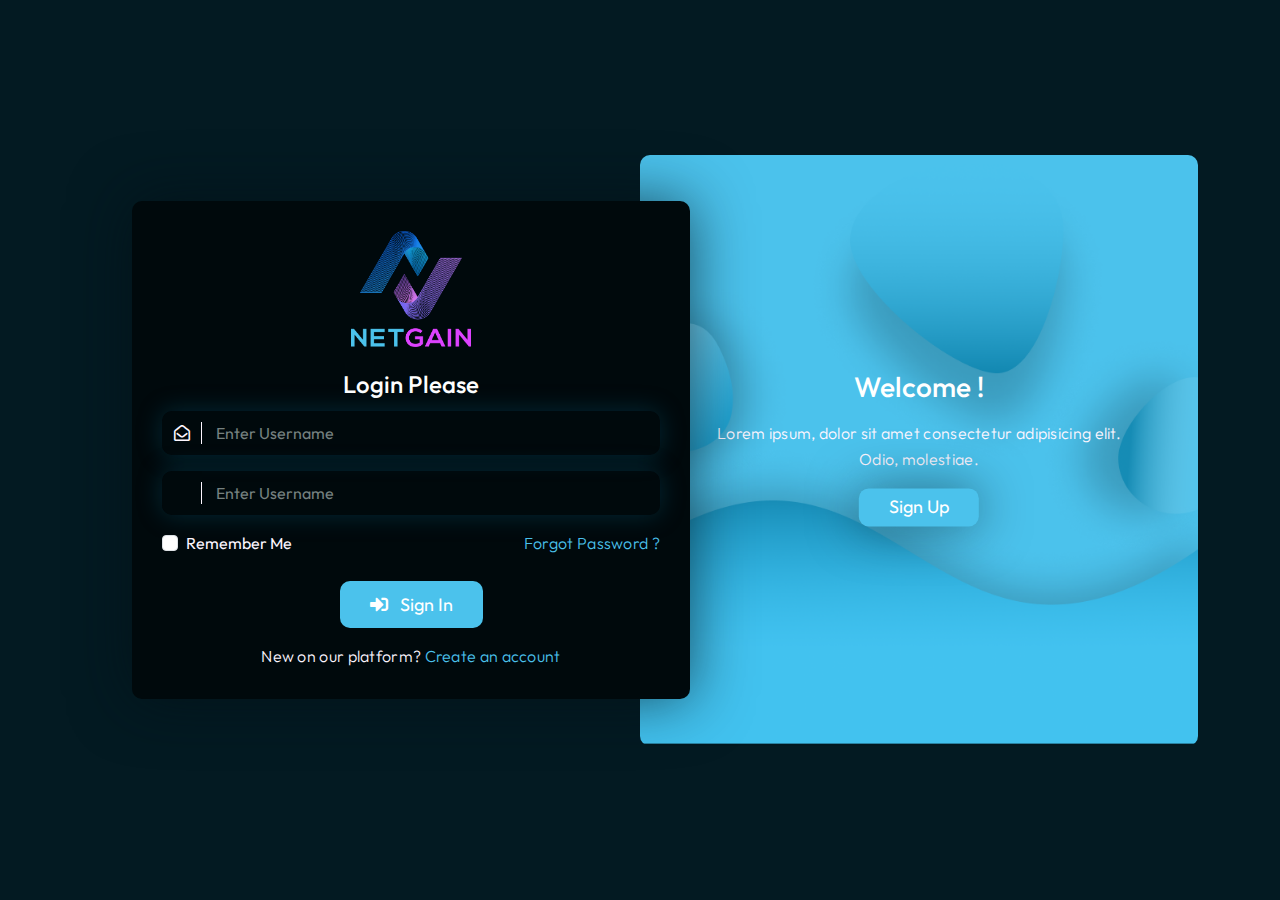
<file: netgain-dash/signin.html>
<!DOCTYPE html>
<html lang="en">
  <head>
    <meta charset="UTF-8" />
    <meta http-equiv="X-UA-Compatible" content="IE=edge" />
    <meta name="viewport" content="width=device-width, initial-scale=1.0" />
    <title>Net Gain - Sign In</title>

    <!-- Links -->
    <link
      rel="stylesheet"
      href="https://pro.fontawesome.com/releases/v5.10.0/css/all.css"
    />
    <link href="https://unpkg.com/aos@2.3.1/dist/aos.css" rel="stylesheet" />
    <link rel="stylesheet" href="./static/css/owl.theme.default.min.css" />
    <link rel="stylesheet" href="./static/css/owl.theme.green.min.css" />
    <link rel="stylesheet" href="./static/css/owl.carousel.min.css" />
    <link rel="stylesheet" href="./static/css/bootstrap.min.css" />
    <link rel="stylesheet" href="./static/css/bootstrap.min.css.map" />
    <link rel="stylesheet" href="./static/css/style.css" />
  </head>

  <body>
    <!-- Sign In Page -->
    <section class="section sign-in">
      <div class="container">
        <div class="row g-0 align-items-center form-row">
          <div class="col-lg-6 col-md-6 col-sm-12">
            <div class="card">
              <div class="logo text-center">
                <img src="./static/images/logo.png" alt="" />
              </div>
              <h4>Login Please</h4>
              <form action="" class="form">
                <div class="input-group mb-3">
                  <span class="input-group-text" id="basic-addon1"
                    ><i class="far fa-envelope-open"></i
                  ></span>
                  <input
                    type="email"
                    class="form-control"
                    placeholder="Enter Username"
                    aria-label="Enter Username"
                    aria-describedby="basic-addon1"
                  />
                </div>
                <div class="input-group mb-3">
                  <span class="input-group-text" id="basic-addon1"
                    ><i class="far fa-key"></i
                  ></span>
                  <input
                    type="password"
                    class="form-control"
                    placeholder="Enter Username"
                    aria-label="Enter Username"
                    aria-describedby="basic-addon1"
                  />
                </div>
                <div class="d-flex justify-content-between">
                  <div class="form-check">
                    <input
                      class="form-check-input"
                      type="checkbox"
                      value=""
                      id="defaultCheck1"
                    />
                    <label class="form-check-label" for="defaultCheck1">
                      Remember Me
                    </label>
                  </div>
                  <p><a href="./forgot.html">Forgot Password ?</a></p>
                </div>
                <div class="text-center">
                  <button class="button mt-4">
                    <i class="fas fa-sign-in-alt me-2"></i> Sign In
                  </button>
                  <p class="mt-3">
                    New on our platform?
                    <a href="./signup.html">Create an account</a>
                  </p>
                </div>
              </form>
            </div>
          </div>
          <div class="col-lg-6 col-md-6 col-sm-12">
            <div class="pattern-card">
              <div class="image">
                <img src="./static/images/authentication-pattern.png" alt="" />
              </div>
              <div class="text">
                <h4>Welcome !</h4>
                <p class="mb-3">
                  Lorem ipsum, dolor sit amet consectetur adipisicing elit.
                  Odio, molestiae.
                </p>
                <div class="text-center">
                  <a href="./signup.html" class="button">Sign Up</a>
                </div>
              </div>
            </div>
          </div>
        </div>
      </div>
    </section>

    <!-- jQuery -->
    <script src="https://code.jquery.com/jquery-3.6.3.min.js"></script>
    <!-- Scripts -->
    <script src="https://unpkg.com/aos@2.3.1/dist/aos.js"></script>

    <script src="./static/js/bootstrap.bundle.min.js"></script>
    <script src="./static/js/owl.carousel.js"></script>
    <script src="./static/js/owl.carousel.min.js"></script>
    <script src="./static/js/app.js"></script>
  </body>
</html>
</file>
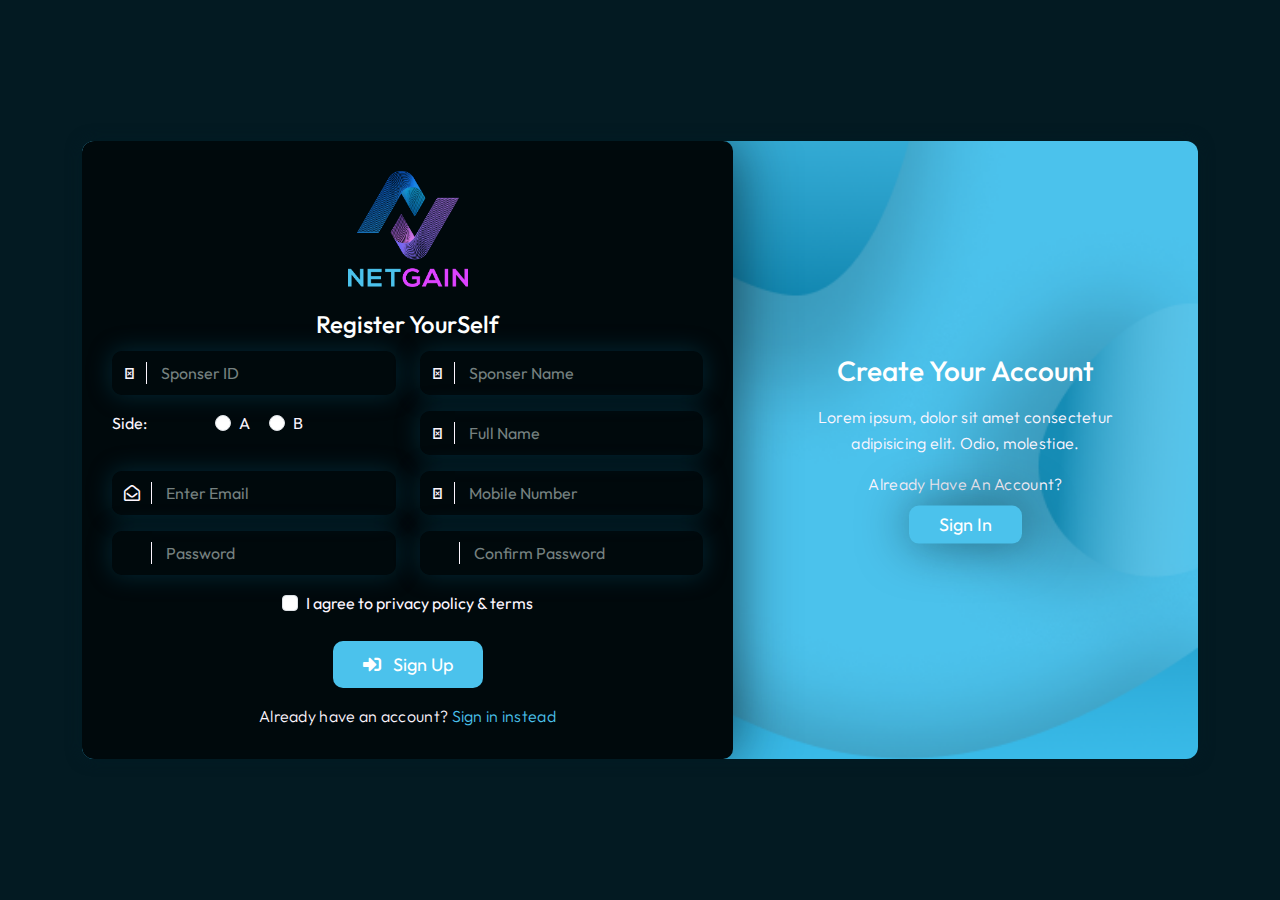
<file: netgain-dash/signup.html>
<!DOCTYPE html>
<html lang="en">
  <head>
    <meta charset="UTF-8" />
    <meta http-equiv="X-UA-Compatible" content="IE=edge" />
    <meta name="viewport" content="width=device-width, initial-scale=1.0" />
    <title>Net Gain - Sign Up</title>

    <!-- Links -->
    <link
      rel="stylesheet"
      href="https://pro.fontawesome.com/releases/v5.10.0/css/all.css"
    />
    <link href="https://unpkg.com/aos@2.3.1/dist/aos.css" rel="stylesheet" />
    <link rel="stylesheet" href="./static/css/owl.theme.default.min.css" />
    <link rel="stylesheet" href="./static/css/owl.theme.green.min.css" />
    <link rel="stylesheet" href="./static/css/owl.carousel.min.css" />
    <link rel="stylesheet" href="./static/css/bootstrap.min.css" />
    <link rel="stylesheet" href="./static/css/bootstrap.min.css.map" />
    <link rel="stylesheet" href="./static/css/style.css" />
  </head>

  <body>
    <!-- Sign In Page -->
    <section class="section sign-in sign-up">
      <div class="container">
        <div class="main-card">
          <img
            src="./static/images/authentication-pattern.png"
            class="h-100 pattern"
            alt=""
          />
          <div class="row g-0 align-items-center">
            <div class="col-lg-7 col-md-7 col-sm-12">
              <div class="card">
                <div class="logo text-center">
                  <img src="./static/images/logo.png" alt="" />
                </div>
                <h4>Register YourSelf</h4>
                <form action="" class="form">
                  <div class="row">
                    <div class="col-lg-6 col-md-6 col-sm-12">
                      <div class="input-group mb-3">
                        <span class="input-group-text" id="basic-addon1"
                          ><i class="fal fa-id-card"></i
                        ></span>
                        <input
                          type="text"
                          class="form-control"
                          placeholder="Sponser ID"
                          aria-label="Sponser ID"
                          aria-describedby="basic-addon1"
                        />
                      </div>
                    </div>
                    <div class="col-lg-6 col-md-6 col-sm-12">
                      <div class="input-group mb-3">
                        <span class="input-group-text" id="basic-addon1"
                          ><i class="fal fa-id-card"></i
                        ></span>
                        <input
                          type="text"
                          class="form-control"
                          placeholder="Sponser Name"
                          aria-label="Sponser Name"
                          aria-describedby="basic-addon1"
                        />
                      </div>
                    </div>

                    <div class="col-lg-6 col-md-6 col-sm-12">
                      <div class="row">
                        <div class="col-4">
                          <label class="text-light-alt" for="">Side: </label>
                        </div>
                        <div class="col-8">
                          <div class="form-check form-check-inline">
                            <input
                              class="form-check-input"
                              type="radio"
                              name="inlineRadioOptions"
                              id="inlineRadio1"
                              value="option1"
                            />
                            <label class="form-check-label" for="inlineRadio1"
                              >A</label
                            >
                          </div>
                          <div class="form-check form-check-inline">
                            <input
                              class="form-check-input"
                              type="radio"
                              name="inlineRadioOptions"
                              id="inlineRadio2"
                              value="option2"
                            />
                            <label class="form-check-label" for="inlineRadio2"
                              >B</label
                            >
                          </div>
                        </div>
                      </div>
                    </div>
                    <div class="col-lg-6 col-md-6 col-sm-12">
                      <div class="input-group mb-3">
                        <span class="input-group-text" id="basic-addon1"
                          ><i class="fal fa-file-signature"></i
                        ></span>
                        <input
                          type="email"
                          class="form-control"
                          placeholder="Full Name"
                          aria-label="Full Name"
                          aria-describedby="basic-addon1"
                        />
                      </div>
                    </div>
                    <div class="col-lg-6 col-md-6 col-sm-12">
                      <div class="input-group mb-3">
                        <span class="input-group-text" id="basic-addon1"
                          ><i class="far fa-envelope-open"></i
                        ></span>
                        <input
                          type="email"
                          class="form-control"
                          placeholder="Enter Email"
                          aria-label="Enter Email"
                          aria-describedby="basic-addon1"
                        />
                      </div>
                    </div>
                    <div class="col-lg-6 col-md-6 col-sm-12">
                      <div class="input-group mb-3">
                        <span class="input-group-text" id="basic-addon1"
                          ><i class="fal fa-phone-square-alt"></i
                        ></span>
                        <input
                          type="email"
                          class="form-control"
                          placeholder="Mobile Number"
                          aria-label="Mobile Number"
                          aria-describedby="basic-addon1"
                        />
                      </div>
                    </div>
                    <div class="col-lg-6 col-md-6 col-sm-12">
                      <div class="input-group mb-3">
                        <span class="input-group-text" id="basic-addon1"
                          ><i class="far fa-key"></i
                        ></span>
                        <input
                          type="email"
                          class="form-control"
                          placeholder="Password"
                          aria-label="Password"
                          aria-describedby="basic-addon1"
                        />
                      </div>
                    </div>
                    <div class="col-lg-6 col-md-6 col-sm-12">
                      <div class="input-group mb-3">
                        <span class="input-group-text" id="basic-addon1"
                          ><i class="far fa-key"></i
                        ></span>
                        <input
                          type="email"
                          class="form-control"
                          placeholder="Confirm Password"
                          aria-label="Confirm Password"
                          aria-describedby="basic-addon1"
                        />
                      </div>
                    </div>
                  </div>
                  <div class="d-flex justify-content-center">
                    <div class="form-check">
                      <input
                        class="form-check-input"
                        type="checkbox"
                        value=""
                        id="defaultCheck1"
                      />
                      <label class="form-check-label" for="defaultCheck1">
                        I agree to privacy policy & terms
                      </label>
                    </div>
                  </div>
                  <div class="text-center">
                    <button class="button mt-4 mb-3">
                      <i class="fas fa-sign-in-alt me-2"></i> Sign Up
                    </button>
                    <p>
                      Already have an account?
                      <a href="./signin.html">Sign in instead</a>
                    </p>
                  </div>
                </form>
              </div>
            </div>
            <div class="col-lg-5 col-md-5 col-sm-12">
              <div class="pattern-card h-100">
                <div class="text">
                  <h4>Create Your Account</h4>
                  <p class="mb-3">
                    Lorem ipsum, dolor sit amet consectetur adipisicing elit.
                    Odio, molestiae.
                  </p>
                  <div class="text-center">
                    <p class="mb-2">Already Have An Account?</p>
                    <a href="./signin.html" class="button">Sign In</a>
                  </div>
                </div>
              </div>
            </div>
          </div>
        </div>
      </div>
    </section>

    <!-- jQuery -->
    <script src="https://code.jquery.com/jquery-3.6.3.min.js"></script>
    <!-- Scripts -->
    <script src="https://unpkg.com/aos@2.3.1/dist/aos.js"></script>

    <script src="./static/js/bootstrap.bundle.min.js"></script>
    <script src="./static/js/owl.carousel.js"></script>
    <script src="./static/js/owl.carousel.min.js"></script>
    <script src="./static/js/app.js"></script>
  </body>
</html>
</file>
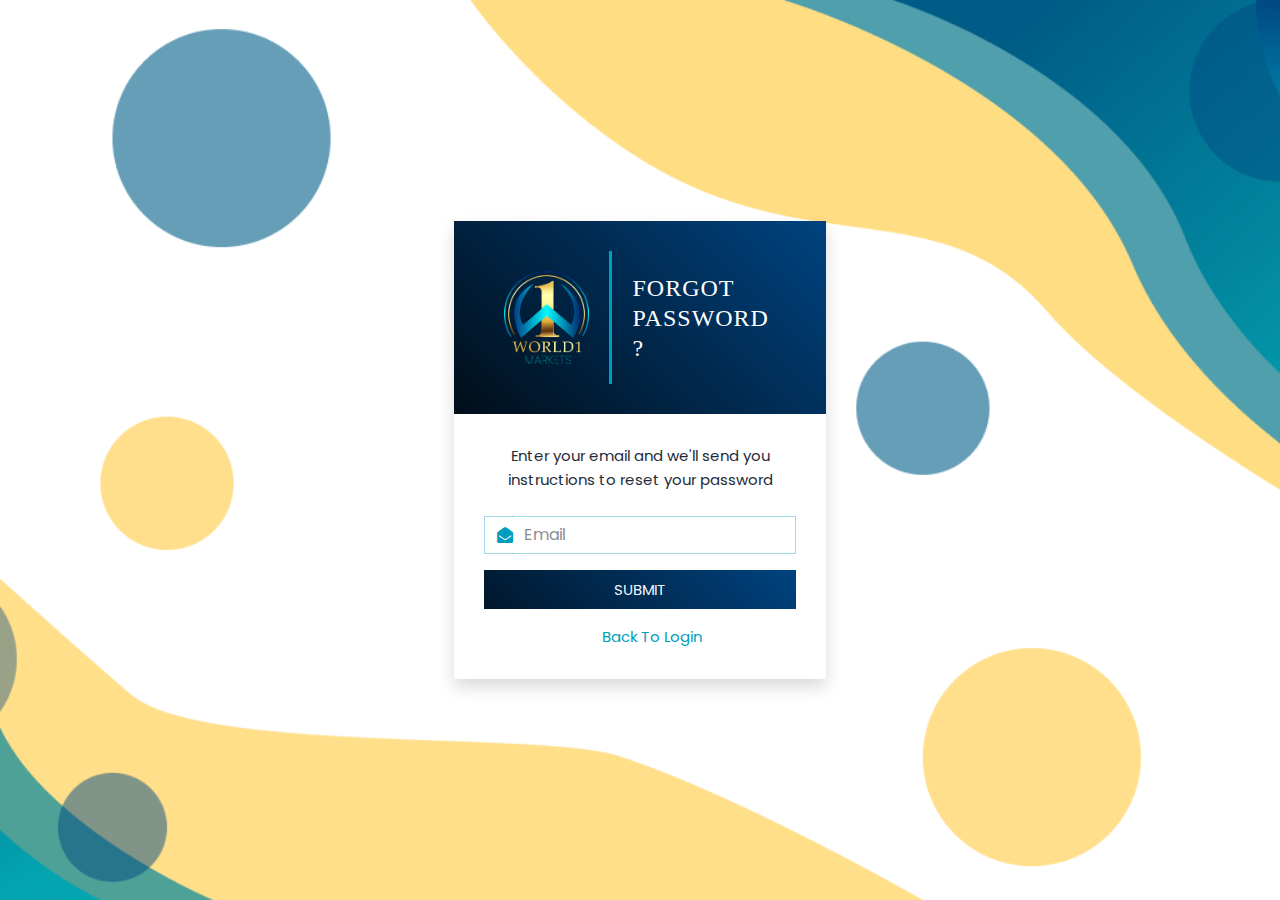
<file: world-1/forgot.html>
<!DOCTYPE html>
<html lang="en">
  <head>
    <!-- Required meta tags -->
    <meta charset="utf-8" />
    <meta name="viewport" content="width=device-width, initial-scale=1" />
    <title>VRS Token - Forgot Password</title>
    <!-- Links -->
    <link
      rel="stylesheet"
      href="https://pro.fontawesome.com/releases/v5.10.0/css/all.css"
    />
    <link rel="stylesheet" href="./static/css/owl.carousel.min.css" />
    <link rel="stylesheet" href="./static/css/owl.theme.default.min.css" />
    <link rel="stylesheet" href="./static/css/owl.theme.green.min.css" />
    <link rel="stylesheet" href="./static/css/bootstrap.min.css" />
    <link rel="stylesheet" href="./static/css/style.css" />
  </head>

  <body>
    <!-- Login -->
    <section class="login-page">
      <div class="container">
        <div class="row align-items-center g-0">
          <div class="col-lg-4 col-md-12 col-sm-12 mx-auto">
            <div class="login shadow">
              <div class="logo mb-0">
                <a href="#"
                  ><img src="./static/images/logo.png" alt="Venture"
                /></a>
                <h2>Forgot Password ?</h2>
              </div>
              <div class="text">
                <p class="mb-4 text-center">
                  Enter your email and we'll send you instructions to reset your
                  password
                </p>
                <div class="input-group mb-3">
                  <span class="input-group-text"
                    ><i class="fas fa-envelope-open"></i
                  ></span>
                  <input
                    type="email"
                    class="form-control"
                    placeholder="Email"
                  />
                </div>
                <a href="#" class="button w-100 mb-3"><span>Submit</span></a>
                <p class="text-center">
                  <a href="./login.html" class="text-primary"
                    ><i class="far fa-chevron-left me-1"></i> Back To Login</a
                  >
                </p>
              </div>
            </div>
          </div>
        </div>
      </div>
    </section>

    <!-- Scripts -->
    <script src="https://code.jquery.com/jquery-3.6.0.min.js"></script>
    <script src="./static/js/owl.carousel.min.js"></script>
    <script src="./static/js/bootstrap.bundle.min.js"></script>
    <script src="./static/js/app.js"></script>
  </body>
</html>
</file>
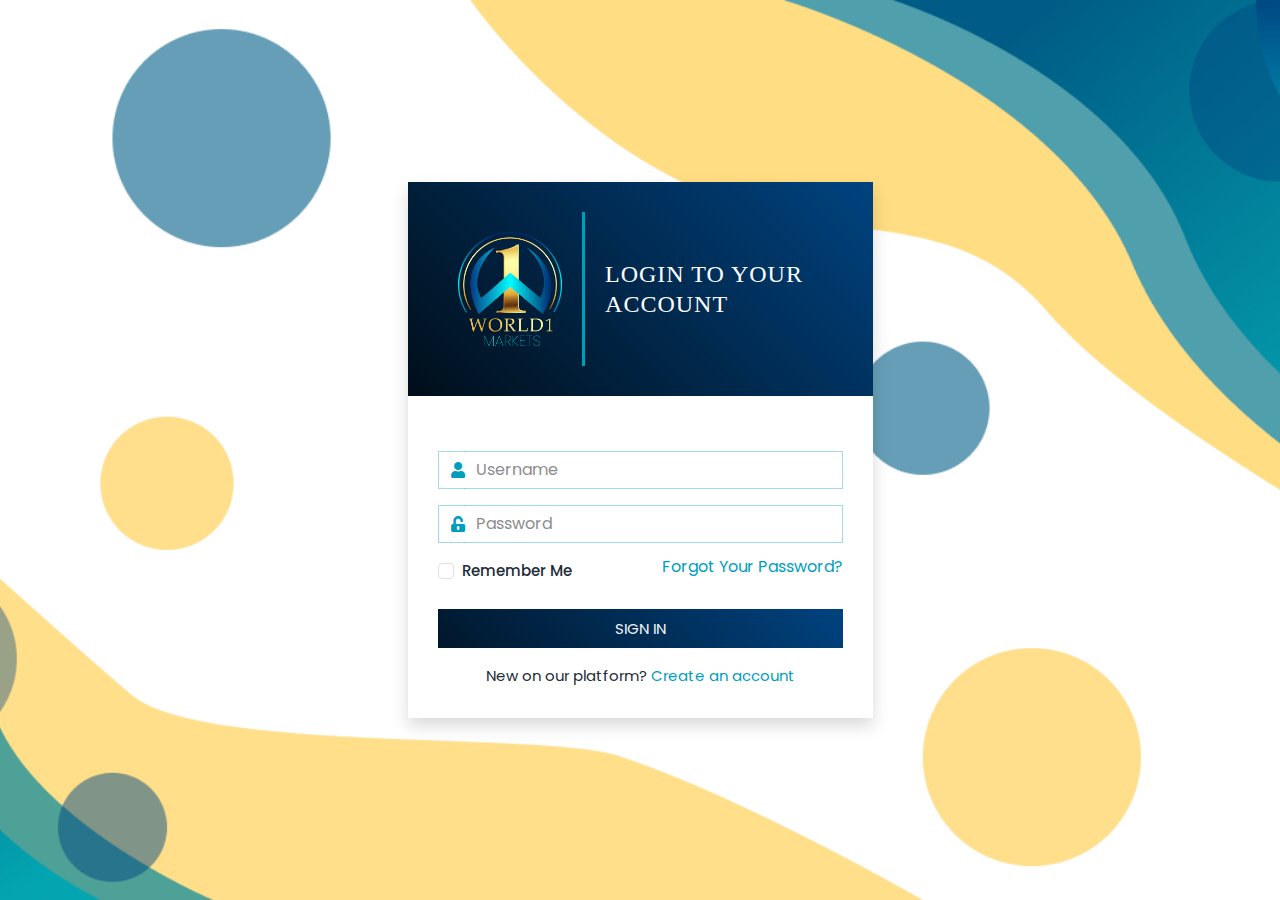
<file: world-1/login.html>
<!DOCTYPE html>
<html lang="en">
  <head>
    <!-- Required meta tags -->
    <meta charset="utf-8" />
    <meta name="viewport" content="width=device-width, initial-scale=1" />
    <title>Login - World 1 Market</title>
    <!-- Links -->
    <link
      rel="stylesheet"
      href="https://pro.fontawesome.com/releases/v5.10.0/css/all.css"
    />
    <link rel="stylesheet" href="./static/css/owl.carousel.min.css" />
    <link rel="stylesheet" href="./static/css/owl.theme.default.min.css" />
    <link rel="stylesheet" href="./static/css/owl.theme.green.min.css" />
    <link rel="stylesheet" href="./static/css/bootstrap.min.css" />
    <link rel="stylesheet" href="./static/css/style.css" />
  </head>

  <body>
    <!-- Login -->
    <section class="login-page">
      <div class="container">
        <div class="row align-items-center g-0">
          <div class="col-lg-5 col-md-8 col-sm-12 mx-auto">
            <div class="login shadow">
              <div class="logo">
                <a href="#"
                  ><img src="./static/images/logo.png" alt="Venture"
                /></a>
                <h2>Login To Your Account</h2>
              </div>
              <!-- <h4>Welcome to Big Success</h4>
              <p class="mb-4 text-center">
                Please sign-in to your account and start the adventure
              </p> -->
              <div class="text">
                <div class="input-group mb-3">
                  <span class="input-group-text"
                    ><i class="fas fa-user"></i
                  ></span>
                  <input
                    type="text"
                    class="form-control"
                    placeholder="Username"
                  />
                </div>
                <div class="input-group mb-3">
                  <span class="input-group-text"
                    ><i class="fas fa-unlock-alt"></i
                  ></span>
                  <input
                    type="password"
                    class="form-control"
                    placeholder="Password"
                  />
                </div>
                <div
                  class="d-flex justify-content-between mb-4 form-info-check"
                >
                  <div class="form-check">
                    <input
                      class="form-check-input"
                      type="checkbox"
                      value=""
                      id="flexCheckDefault"
                    />
                    <label class="form-check-label" for="flexCheckDefault">
                      Remember Me
                    </label>
                  </div>
                  <a href="./forgot.html" class="text-primary"
                    >Forgot Your Password?</a
                  >
                </div>
                <a href="#" class="button mb-3 mx-auto w-100"
                  ><span>Sign In</span></a
                >
                <p class="text-center">
                  New on our platform?
                  <a href="./register.html" class="text-primary"
                    >Create an account</a
                  >
                </p>
              </div>
            </div>
          </div>
        </div>
      </div>
    </section>

    <!-- Scripts -->
    <script src="https://code.jquery.com/jquery-3.6.0.min.js"></script>
    <script src="./static/js/owl.carousel.min.js"></script>
    <script src="./static/js/bootstrap.bundle.min.js"></script>
    <script src="./static/js/app.js"></script>
  </body>
</html>
</file>
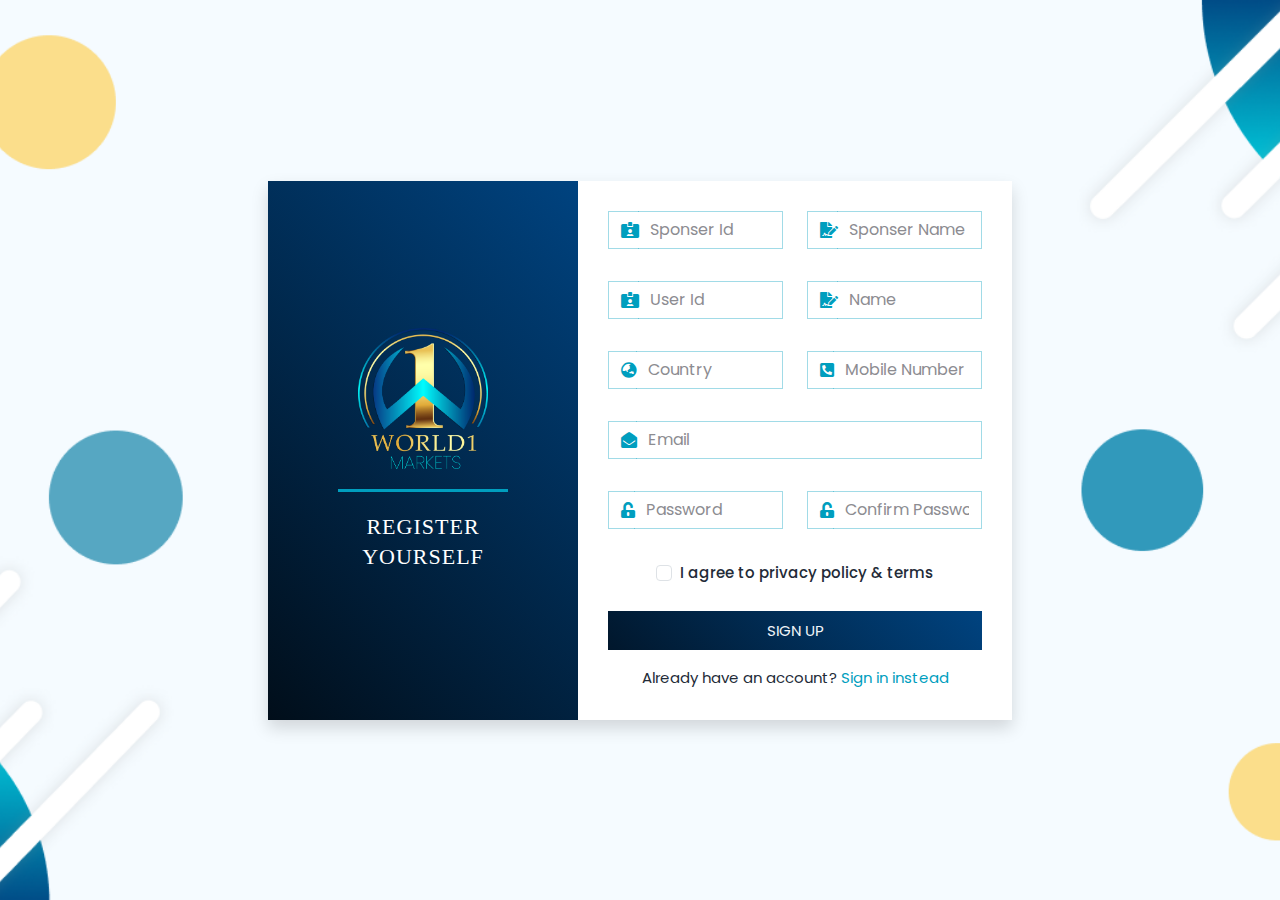
<file: world-1/register.html>
<!DOCTYPE html>
<html lang="en">
  <head>
    <!-- Required meta tags -->
    <meta charset="utf-8" />
    <meta name="viewport" content="width=device-width, initial-scale=1" />
    <title>Register - World 1 Market</title>
    <!-- Links -->
    <link
      rel="stylesheet"
      href="https://pro.fontawesome.com/releases/v5.10.0/css/all.css"
    />
    <link rel="stylesheet" href="./static/css/owl.carousel.min.css" />
    <link rel="stylesheet" href="./static/css/owl.theme.default.min.css" />
    <link rel="stylesheet" href="./static/css/owl.theme.green.min.css" />
    <link rel="stylesheet" href="./static/css/bootstrap.min.css" />
    <link rel="stylesheet" href="./static/css/style.css" />
  </head>

  <body>
    <!-- Login -->
    <section class="login-page register">
      <div class="container">
        <div class="row align-items-center g-0">
          <div class="col-lg-8 col-md-12 col-sm-12 mx-auto">
            <div class="login shadow my-4">
              <div class="row g-0">
                <div class="col-lg-5 col-md-5 col-sm-12">
                  <div class="logo">
                    <a href="#"
                      ><img src="./static/images/logo.png" alt="Venture"
                    /></a>
                    <h2>Register Yourself</h2>
                  </div>
                </div>
                <div class="col-lg-7 col-md-7 col-sm-12">
                  <div class="text">
                    <!-- <p class="mb-4 text-center">
                      Please Sign Up for create account
                    </p> -->
                    <div class="row">
                      <div class="col-lg-6 col-md-6 col-sm-12 mb-3">
                        <div class="input-group mb-3">
                          <span class="input-group-text"
                            ><i class="fas fa-id-card-alt"></i
                          ></span>
                          <input
                            type="text"
                            class="form-control"
                            placeholder="Sponser Id"
                          />
                        </div>
                      </div>
                      <div class="col-lg-6 col-md-6 col-sm-12 mb-3">
                        <div class="input-group mb-3">
                          <span class="input-group-text"
                            ><i class="fas fa-file-signature"></i
                          ></span>
                          <input
                            type="text"
                            class="form-control"
                            placeholder="Sponser Name"
                          />
                        </div>
                      </div>
                      <div class="col-lg-6 col-md-6 col-sm-12 mb-3">
                        <!-- <label for="sponserId" class="form-label">User Id</label> -->
                        <div class="input-group mb-3">
                          <span class="input-group-text"
                            ><i class="fas fa-id-card-alt"></i
                          ></span>
                          <input
                            type="text"
                            class="form-control"
                            placeholder="User Id"
                          />
                        </div>
                      </div>
                      <div class="col-lg-6 col-md-6 col-sm-12 mb-3">
                        <!-- <label for="sponserId" class="form-label">Name</label> -->
                        <div class="input-group mb-3">
                          <span class="input-group-text"
                            ><i class="fas fa-file-signature"></i
                          ></span>
                          <input
                            type="text"
                            class="form-control"
                            placeholder="Name"
                          />
                        </div>
                      </div>
                      <div class="col-lg-6 col-md-6 col-sm-12 mb-3">
                        <!-- <label for="name" class="form-label">Country</label> -->
                        <div class="input-group mb-3">
                          <span class="input-group-text"
                            ><i class="fas fa-globe-asia"></i
                          ></span>
                          <input
                            type="text"
                            class="form-control"
                            placeholder="Country"
                          />
                        </div>
                      </div>
                      <div class="col-lg-6 col-md-6 col-sm-12 mb-2">
                        <div class="input-group mb-3">
                          <span class="input-group-text"
                            ><i class="fas fa-phone-square-alt"></i
                          ></span>
                          <input
                            type="text"
                            class="form-control"
                            placeholder="Mobile Number"
                          />
                        </div>
                      </div>
                      <div class="col-12 mb-3">
                        <div class="input-group mb-3">
                          <span class="input-group-text"
                            ><i class="fas fa-envelope-open"></i
                          ></span>
                          <input
                            type="email"
                            class="form-control"
                            placeholder="Email"
                          />
                        </div>
                      </div>
                      <div class="col-lg-6 col-md-6 col-sm-12 mb-3">
                        <div class="input-group mb-3">
                          <span class="input-group-text"
                            ><i class="fas fa-unlock-alt"></i
                          ></span>
                          <input
                            type="password"
                            class="form-control"
                            placeholder="Password"
                          />
                        </div>
                      </div>
                      <div class="col-lg-6 col-md-6 col-sm-12 mb-3">
                        <!-- <label for="Cpassword" class="form-label"
                          >Confirm Password</label
                        > -->
                        <div class="input-group mb-3">
                          <span class="input-group-text"
                            ><i class="fas fa-unlock-alt"></i
                          ></span>
                          <input
                            type="password"
                            class="form-control"
                            placeholder="Confirm Password"
                          />
                        </div>
                      </div>
                    </div>
                    <div class="d-flex justify-content-center mb-4">
                      <div class="form-check">
                        <input
                          class="form-check-input"
                          type="checkbox"
                          value=""
                          id="flexCheckDefault"
                        />
                        <label class="form-check-label" for="flexCheckDefault">
                          I agree to privacy policy & terms
                        </label>
                      </div>
                    </div>
                    <a href="#" class="button w-100 mb-3"
                      ><span>Sign Up</span></a
                    >
                    <p class="text-center">
                      Already have an account?
                      <a href="./login.html" class="text-primary"
                        >Sign in instead</a
                      >
                    </p>
                  </div>
                </div>
              </div>
            </div>
          </div>
        </div>
      </div>
    </section>

    <!-- Scripts -->
    <script src="https://code.jquery.com/jquery-3.6.0.min.js"></script>
    <script src="./static/js/owl.carousel.min.js"></script>
    <script src="./static/js/bootstrap.bundle.min.js"></script>
    <script src="./static/js/app.js"></script>
  </body>
</html>
</file>
<file: dash/static/css/style.css>
@import url(./variables.css);

/* Header */
.header {
  background: var(--light);
}

.header .top-nav {
  background: var(--light);
  padding: 15px 0;
  position: relative;
  border-bottom: 1px solid var(--border);
}

.header hr {
  position: relative;
  background: var(--border);
  color: var(--border);
  height: 1px;
  width: 100%;
  display: none;
}

.header .top-nav .top-nav-items {
  display: flex;
  align-items: center;
  justify-content: space-between;
}

.header .top-nav .navbar-toggler {
  font-size: 22px;
  color: var(--primary);
  z-index: 50;
  display: none;
}

.header .top-nav .logo {
  display: flex;
  align-items: center;
  gap: 10px;
}

.header .top-nav .logo img {
  display: inline-block;
  width: 60px;
}

.header .top-nav .top-nav-items button {
  background: none;
  border: 0;
  font-size: 22px;
  color: var(--dark);
  font-weight: 500;
}

.header .top-nav .top-nav-items .dropdown .dropdown-toggle::after {
  display: none;
}

.header .top-nav .logo span {
  font-size: 28px;
  font-weight: bold;
  color: var(--dark-alt);
}

.header .top-nav .logo span i {
  font-size: 28px;
  font-weight: bold;
  color: var(--primary);
  font-style: normal;
}

.header .top-nav .dropdown-menu {
  border: 0;
  padding: 0;
  overflow: hidden;
  position: absolute;
  top: 25px !important;
  right: -20px !important;
}

.header .top-nav .dropdown-menu .dropdown-item {
  padding: 12px 18px;
  transition: 0.5s all ease;
}

.header .top-nav .dropdown-menu .dropdown-item:hover {
  background: var(--primary);
  color: var(--light);
}

.header .top-nav .top-nav-links {
  display: flex;
  gap: 22px;
}

.header .top-nav .top-nav-links li a,
.header .top-nav .top-nav-links li {
  font-size: 20px;
  color: var(--dark-alt);
}

.header .top-nav #toggle-mode {
  position: relative;
}

.header .top-nav #toggle-mode .moon {
  display: inline-block;
  width: 40px;
  position: absolute;
  top: -25px;
  left: -35px;
}

.header .top-nav #toggle-mode .sun {
  display: none;
}

/* Main Nav */

.header .navbar {
  background: var(--light);
  border-bottom: 1px solid var(--border);
}

.header .navbar .navbar-nav .nav-link {
  padding: 14px 20px;
  font-size: 16px;
  font-weight: 500;
  color: var(--dark-alt);
  border-radius: 7px;
  transition: 0.5s all ease;
}

.header .navbar .navbar-nav .nav-link.dropdown-toggle::after {
  transform: rotate(-90deg);
}

.header .navbar .navbar-nav .nav-link.dropdown-toggle.show::after {
  transform: rotate(0deg);
}

.header .navbar .navbar-nav .nav-link:hover {
  background: var(--primary);
  color: var(--light);
}

.header .navbar .dropdown-menu {
  border: 0;
  padding: 0;
  overflow: hidden;
}

.header .navbar .dropdown-menu .dropdown-item {
  padding: 12px 18px;
  transition: 0.5s all ease;
  display: flex;
  align-items: center;
}

.header .navbar .dropdown-menu .dropdown-item i {
  font-size: 10px;
  color: var(--primary);
  margin-right: 8px;
}

.header .navbar .dropdown-menu .dropdown-item:hover i {
  color: var(--light);
}

.header .navbar .dropdown-menu .dropdown-item:hover {
  background: var(--primary);
  color: var(--light);
}

/* Dashboard Content */
.db-content {
  position: relative;
}

.db-content::after {
  content: "";
  position: absolute;
  height: 165px;
  width: 100%;
  top: 0;
  left: 0;
  background: var(--primary);
  z-index: 0;
}

.db-content .container {
  position: relative;
  z-index: 2;
}

.db-content .card .copy {
  display: flex;
  gap: 20px;
  align-items: center;
}

.db-content .card .copy a {
  width: 40%;
  border: 1px solid var(--primary);
  padding: 12px 25px;
  border-radius: 7px;
  color: var(--primary);
  transition: 0.5s all ease;
}

.db-content .card .copy a:hover {
  border-color: #6a34e7;
  color: #6a34e7;
}

.db-content .card .copy button {
  background: var(--primary);
  border: 0;
  padding: 10px 25px;
  border-radius: 7px;
  color: var(--light);
  transition: 0.5s all ease;
}

.db-content .card .copy button:hover {
  background: #6a34e7;
}

.db-content .card {
  border: 0;
  padding: 20px;
}

.db-content .card h4 {
  font-size: 20px;
  margin-bottom: 5px;
  font-weight: 500;
  color: var(--dark-alt);
}

.db-content .card h2 {
  font-size: 35px;
  margin-bottom: 5px;
  color: var(--dark);
}

.db-content .card .icon {
  height: 60px;
  width: 60px;
  line-height: 60px;
  color: var(--light);
  background: var(--primary);
  text-align: center;
  font-size: 25px;
  border-radius: 50%;
}

.db-content .card.card1 {
  border-left: 4px solid #c91d64;
}

.db-content .card.card1 .icon {
  background: linear-gradient(150deg, #c91d64, #ee83af);
}

.db-content .card.card2 {
  border-left: 4px solid #6a34e7;
}

.db-content .card.card2 .icon {
  background: linear-gradient(150deg, #6a34e7, #9a76ec);
}

.db-content .card.card3 {
  border-left: 4px solid #0b9e30;
}

.db-content .card.card3 .icon {
  background: linear-gradient(150deg, #0b9e30, #85ec9f);
}

.db-content .card.card4 {
  border-left: 4px solid #eea436;
}

.db-content .card.card4 .icon {
  background: #eea436 linear-gradient(150deg, #0b9e30, #85ec9f);
}

.db-content .card.card5 {
  border-left: 4px solid #eb5f27;
}

.db-content .card.card5 .icon {
  background: linear-gradient(150deg, #eb5f27, #f39f7e);
}

.db-content .card.card6 {
  border-left: 4px solid #2a27ec;
}

.db-content .card.card6 .icon {
  background: linear-gradient(150deg, #2a27ec, #7f7df1);
}

@media (max-width: 992px) {
  .header .navbar .navbar-collapse {
    width: 300px;
    background: var(--light);
    position: fixed;
    top: 0;
    left: -100%;
    z-index: 20;
    height: 100%;
    border-right: 2px solid var(--primary);
    /* border-top: 2px solid var(--primary); */
    transition: 0.5s all ease;
  }

  .header hr {
    display: block;
    position: relative;
    z-index: 50;
  }

  .header .navbar .navbar-collapse.show {
    left: 0;
  }

  .header .top-nav .navbar-toggler {
    display: block;
  }

  .header .navbar {
    padding: 0;
  }

  .header .navbar .navbar-collapse .navbar-nav {
    margin-top: 84px;
  }

  .header .navbar .navbar-nav .nav-link {
    border-radius: 0;
    padding: 18px 25px;
  }

  .header .navbar .dropdown-menu {
    box-shadow: none !important;
  }

  .header .top-nav .logo {
    position: absolute;
    top: 50%;
    left: 50%;
    transform: translate(-50%, -50%);
  }

  .header .top-nav {
    padding: 30px 0;
  }
}

@media (max-width: 720px) {
  .header .top-nav .top-nav-items .dropdown .dropdown-toggle span {
    display: none;
  }

  .db-content .card .copy a {
    width: auto;
  }
}

/* Login Page */

.login {
  min-height: 100vh;
  width: 100%;
  display: flex;
  align-items: center;
  position: relative;
  background: url(../images/login-bg.jpg);
  background-size: cover;
  background-position: center;
}

.login.register {
  background: url(../images/register-bg.jpg);
  background-size: cover;
  background-position: center;
}

.login.forgot {
  background: url(../images/forgot-bg.jpg);
  background-size: cover;
  background-position: center;
}

.login::after {
  content: "";
  position: absolute;
  top: 0;
  left: 0;
  width: 100%;
  height: 100%;
  background: #4169e177;
}

.login .card {
  background: transparent;
  border: 0;
  position: relative;
  z-index: 5;
}

.login .card .text {
  background: #4169e1b6;
  padding: 35px;
  text-align: center;
}

.login .card .form {
  background: #ffffffb6;
  padding: 35px;
}

.login .card .form .form-control {
  background: var(--light);
  border-radius: 7px !important;
  box-shadow: 0 0 7px #4169e125;
}

.login .card .form .form-control:focus {
  border-color: var(--primary);
  box-shadow: none;
}

.login .card .form .input-group {
  gap: 8px;
}

.login .card .form .input-group .input-group-text {
  height: 40px;
  width: 40px;
  border-radius: 50% !important;
  line-height: 40px;
  background: var(--light);
  color: var(--primary);
  box-shadow: 0 0 7px #4169e125;
}

.form-check-input:checked {
  background-color: #4169e1;
  border-color: #4169e1;
}

.form-check-input:focus {
  border-color: #4169e1;
  box-shadow: 0 0 0 2px #4169e157;
}

.login .button {
  padding: 8px 30px;
  font-size: 16px;
}

.login p {
  font-weight: 400;
}

.login p a {
  color: var(--primary);
  transition: 0.4s all ease;
}

.login p a:hover {
  color: #2446ac;
}
</file>
<file: netgain-dash/static/css/style.css>
@import url(./variables.css);

/* Dashboard */

.dashboard {
  display: flex;
  position: relative;
  width: 100%;
  background: var(--dark-alt);
}

/* Sidebar */

.dashboard .sidebar {
  position: fixed;
  left: 0;
  top: 0;
  width: 250px;
  height: 100vh;
  background: var(--dark);
  border-radius: 0 50px 0 0;
  z-index: 15;
  box-shadow: 0 0 25px #033546;
  transition: 0.8s all ease;
}

.dashboard .sidebar .logo {
  height: 150px;
  width: 100%;
  display: flex;
  align-items: center;
  justify-content: center;
}

.dashboard .sidebar .logo img {
  width: 120px;
}

.dashboard .sidebar .sidebar-links {
  margin: 20px;
  background: #17011b;
  border-radius: 15px;
  height: calc(100vh - 200px);
  overflow: hidden;
}

.dashboard .sidebar .sidebar-links .allside-links {
  background: #17011b;
  border-radius: 15px;
  padding: 20px 0;
  height: calc(100vh - 200px);
  overflow: hidden;
  overflow-y: auto;
}

.dashboard .sidebar .sidebar-links .side-drop {
  background: none;
  border-radius: 0;
}

.dashboard .sidebar .sidebar-links .side-drop .dropdown-menu {
  position: relative !important;
  inset: 0px auto auto 0px !important;
  margin: 0px !important;
  transform: none !important;
  background: no-repeat;
  border: 0;
}

.dashboard .sidebar .sidebar-links .side-drop .dropdown-menu .dropdown-item {
  display: block;
  width: 100%;
  padding: 15px 25px;
  color: var(--light-alt);
  font-size: 16px;
  font-weight: 300;
}

.dashboard
  .sidebar
  .sidebar-links
  .side-drop
  .dropdown-menu
  .dropdown-item:hover {
  background: #110114;
  color: var(--light);
}

.dashboard .sidebar .sidebar-links .side-drop .link .arrow {
  margin-left: 15px;
  font-size: 14px;
  transition: 0.5s all ease;
}

.dashboard .sidebar .sidebar-links .side-drop .link.show .arrow {
  transform: rotate(90deg);
}

.dashboard .sidebar .sidebar-links .link {
  display: block;
  width: 100%;
  padding: 15px 20px;
  color: var(--light-alt);
  font-size: 16px;
  font-weight: 300;
  transition: 0.5s all ease;
  border-left: 3px solid transparent;
}

.dashboard .sidebar .sidebar-links .link.active,
.dashboard .sidebar .sidebar-links .link:hover {
  border-left: 3px solid var(--primary);
  color: var(--light);
  background: #110114;
}

/* .dashboard .sidebar .sidebar-links .link:hover {
  border-left: 3px solid var(--primary);
  color: var(--light);
} */

.dashboard .sidebar .sidebar-links .link i {
  margin-right: 15px;
}

.dashboard .sidebar .sidebar-links .link.active i {
  color: var(--primary);
  margin-right: 15px;
}

.dashboard .sidebar .sidebar-links .link.active i,
.dashboard .sidebar .sidebar-links .link.active:hover i,
.dashboard .sidebar .sidebar-links .link:hover i {
  color: var(--primary);
  margin-right: 15px;
}

.dashboard .sidebar .side-close {
  background: var(--primary);
  color: var(--light);
  border: 0;
  border-radius: 50%;
  height: 25px;
  width: 25px;
  line-height: 25px;
  font-size: 15px;
  position: absolute;
  top: 10px;
  right: -5px;
  display: none;
}

/* .dashboard .sidebar .sidebar-links .link:nth-child(1) {
  padding-top: 30px;
} */

/* Dahsboard Content */

.db-body {
  width: calc(100% - 250px);
  margin-left: 250px;
  transition: 0.5s all ease;
}

/* Navbar */
.db-nav {
  padding: 20px 0;
  position: sticky;
  top: 0;
  background: var(--dark-alt);
  z-index: 10;
  border-bottom: 2px solid var(--dark);
  box-shadow: 0 12px 25px #033546;
}

.db-nav .toggle-bar {
  cursor: pointer;
  display: inline-block;
}

.db-nav .toggle-bar span {
  display: block;
  background: var(--primary);
  height: 3px;
  width: 24px;
  margin-bottom: 5px;
}

.db-nav .icon-link {
  display: flex;
  align-items: center;
  justify-content: end;
  gap: 15px;
}

.db-nav .icon-link a {
  color: var(--dark-alt);
  font-size: 20px;
}

.db-nav .account .dropdown-toggle {
  color: var(--light);
  display: flex;
  gap: 10px;
}

.db-nav .account .dropdown-menu {
  background: var(--dark);
  padding: 0;
  overflow: hidden;
}

.db-nav .account .dropdown-menu .dropdown-item {
  padding: 12px 20px;
  color: var(--light);
}

.db-nav .account .dropdown-menu .dropdown-item:hover {
  background: var(--primary);
  color: var(--light);
}

.db-nav .dropdown-toggle::after {
  display: none;
}

.dashboard .form-control {
  border-color: var(--light);
  box-shadow: none;
}

.dashboard .form-control:focus {
  box-shadow: none;
  border-color: var(--primary);
}

.dashboard .input-group {
  border-radius: 15px;
  overflow: hidden;
}

.dashboard .input-group .form-control {
  border-radius: 15px 0 0 15px;
}

.dashboard .input-group .search-btn {
  background: var(--primary);
  color: var(--light);
  border: 1px solid var(--primary);
  padding: 5px 15px;
}

/* Dashbord Body */

.db-content .card {
  border: 0;
  padding: 25px;
  background: var(--dark);
  border-radius: 15px;
  box-shadow: 0 0 15px #011c25;
}

.db-content .card.copy-card {
  position: relative;
  overflow: hidden;
  height: 160px;
}

.db-content .card.copy-card .text h4 {
  color: var(--light);
  margin-bottom: 15px;
  font-size: 28px;
}

.db-content .card.copy-card .text .link {
  display: block;
  height: 100%;
  background: transparent;
  border: 1px solid #e1e3e477;
  border-radius: 15px;
  padding: 8px 15px;
  display: flex;
  font-size: 18px;
  align-items: center;
  color: var(--light);
}

.db-content .card.copy-card .text .copy {
  background: var(--secondary);
  color: var(--light);
  border: 0;
  padding: 8px 20px;
  border-radius: 15px;
  font-size: 18px;
}

.db-content .card.copy-card img {
  width: 20%;
  position: absolute;
  bottom: -40px;
  right: -60px;
  opacity: 0.9;
}

.db-content .card.copy-card .input-group .search-btn {
  border-color: var(--secondary);
}

.db-content .card.copy-card .input-group .form-control:focus {
  border-color: var(--secondary);
  border-radius: 0 15px 15px 0;
}

.db-content .card .text h5 {
  font-size: 22px;
  color: var(--light);
  font-weight: 500;
  margin-bottom: 10px;
}

.db-content .card .icon {
  height: 100%;
  width: 100%;
  text-align: center;
  display: flex;
  justify-content: center;
  align-items: center;
  background: #f9f9f9;
  border-radius: 15px;
  font-size: 22px;
  color: var(--primary);
}

.db-content .card .icon.primary {
  color: #eff8fc;
  background: var(--primary);
}

.db-content .card .icon.secondary {
  color: #f4e1f8;
  background: var(--secondary);
}

.db-content .card .icon.tertiary {
  color: #fdfaed;
  background: #e9b012;
}

.db-content .card .icon.four {
  color: #e2ebf7;
  background: #0749a0;
}

.db-content .card .icon.five {
  color: #f4fceb;
  background: #76d607;
}

.db-content .card .icon.six {
  color: #def3f1;
  background: #1ee6d5;
}

/* Sidebar Toggle */

.dashboard.sb-active .sidebar {
  position: fixed;
  width: 250px;
  left: -300px;
  transition: 0.5s all ease;
}

/* .dashboard .sidebar {
  left: 0;
} */

.dashboard.sb-active .db-body {
  width: 100%;
  margin-left: 0;
  transition: 0.5s all ease;
}

/* .dashboard .sidebar .side-close {
  display: block;
} */

/* Media Quaries */

@media (max-width: 992px) {
  .dashboard .sidebar {
    position: fixed;
    width: 250px;
    left: -300px;
    transition: 0.5s all ease;
  }

  .dashboard.sb-active .sidebar {
    left: 0;
    transition: 0.5s all ease;
  }

  .db-body {
    width: 100%;
    margin-left: 0;
    transition: 0.5s all ease;
  }

  .dashboard .sidebar .side-close {
    display: block;
  }
}

/* Sign In Page */
.sign-in {
  height: 100vh;
  display: flex;
  align-items: center;
  justify-content: center;
}

.sign-in .card {
  border: 0;
  padding: 30px;
  border-radius: 10px;
  background: var(--dark);
  position: relative;
  left: 50px;
  z-index: 10;
  box-shadow: 0 0 60px #011116ab;
}

.sign-in .card .logo img {
  width: 120px;
  margin-bottom: 25px;
}

.sign-in .card h4 {
  font-size: 24px;
  color: var(--light);
  margin-bottom: 15px;
  text-align: center;
}

.sign-in .form .input-group {
  box-shadow: 0 0 25px #0c668757;
  border-radius: 10px;
  overflow: hidden;
}

.sign-in .form .form-control {
  border: 0;
  color: var(--light-alt);
  background: transparent;
  padding: 10px 15px;
  border-radius: 0 10px 10px 0;
}

.sign-in .form .form-control::placeholder {
  color: #768180;
}

.sign-in .form .form-control:focus {
  border-color: var(--primary);
  box-shadow: none;
}

.sign-in .form .input-group .input-group-text {
  background: var(--dark);
  border: 0;
  color: var(--light-alt);
  border-radius: 10px 0 0 10px;
  position: relative;
}

.sign-in .form .input-group .input-group-text::after {
  content: "";
  position: absolute;
  top: 50%;
  right: 0;
  transform: translateY(-50%);
  height: 50%;
  width: 100%;
  border-right: 1px solid var(--light-alt);
}

.sign-in .form .form-check label {
  color: var(--light-alt);
}

/* .sign-in .form .form-check .form-check-input {
  background: var(--dark);
  border: 1px solid var(--light);
} */

.sign-in .form .form-check-input:checked {
  background-color: var(--primary);
  border-color: var(--primary);
}

.sign-in .form .form-check-input:focus {
  box-shadow: none;
  border-color: var(--primary);
}

.sign-in .pattern-card {
  position: relative;
}

.sign-in .pattern-card h4 {
  font-size: 28px;
  color: var(--light);
  margin-bottom: 20px;
  text-align: center;
}

.sign-in .pattern-card .text {
  position: absolute;
  width: 80%;
  top: 50%;
  left: 50%;
  transform: translate(-50%, -50%);
  text-align: center;
}

.sign-in .pattern-card .button {
  box-shadow: 0 0 50px #01111685;
}

.sign-in .pattern-card .image img {
  border-radius: 10px;
}

/* Sign Up */
.sign-up .sign-up-card {
  position: relative;
}
.sign-up .card {
  left: 0;
  height: 100%;
}

.sign-in p a {
  color: var(--primary);
  transition: 0.4s all ease;
}

.sign-in p a:hover {
  color: var(--secondary);
}

.sign-up .main-card {
  position: relative;
  border-radius: 12px;
  overflow: hidden;
  box-shadow: 0 0 15px #011c25;
}

.sign-up .main-card .pattern {
  position: absolute;
  width: 100%;
  height: 100%;
  top: 0;
  left: 0;
  object-fit: cover;
}

@media (max-width: 992px) {
  .sign-in .pattern-card .text {
    left: 56%;
  }
}

@media (max-width: 720px) {
  /* .sign-in {
    height: auto;
  } */
  .sign-in .pattern-card .image img {
    border-radius: 10px 10px 0 0;
  }
  .sign-in .form-row {
    flex-direction: column-reverse;
  }
  .sign-in .card {
    left: 0;
  }
  .sign-in .card {
    border-radius: 0 0 10px 10px;
  }
  .sign-in .pattern-card {
    display: none;
  }
}
</file>
<file: world-1/static/css/style.css>
@import url(./variables.css);
/* Dashboard */
.dashboard {
  /* top: 60px; */
  position: relative;
  display: flex;
  width: 100%;
  background: var(--light-alt);
}

/* Dashboard Sidebar */

.dashboard .sidebar {
  position: fixed;
  top: 0;
  left: 0;
  width: 250px;
  height: 100vh;
  background: var(--dark);
}

.dashboard .sidebar .logo h3 {
  font-size: 25px;
  color: var(--light);
  font-weight: 600;
  display: flex;
  align-items: center;
  justify-content: center;
  display: block;
}

.dashboard .sidebar .db-menu {
  height: calc(100vh - 170px);
  overflow-y: auto;
}

.dashboard .sidebar .db-menu .nav-item .nav-link {
  padding: 15px 25px;
  display: block;
  font-size: 16px;
  color: var(--light-alt);
  font-weight: 300;
  border-left: 4px solid transparent;
  transition: 0.5s all ease;
}

.dashboard .sidebar .db-menu .nav-item .nav-link:hover,
.dashboard .sidebar .db-menu .nav-item .nav-link.active {
  color: var(--secondary);
  background: #009ebe17;
  border-left: 4px solid var(--primary);
}

.dashboard .sidebar .db-menu .nav-item .dropdown-menu.show {
  position: relative !important;
  border: 0;
  font-size: 15px;
  color: var(--light-alt);
  background: var(--dark);
  transform: none !important;
}

.dashboard .sidebar .db-menu .dropdown-toggle .dropdown-arrow {
  transition: 0.5s all ease;
  transform: rotate(-90deg);
}

.dashboard .sidebar .db-menu .dropdown-toggle.show .dropdown-arrow {
  transform: rotate(0deg);
}

.dashboard .sidebar .db-menu .nav-item .dropdown-menu .dropdown-item {
  color: var(--light-alt);
  padding: 15px 25px;
  display: block;
  font-size: 16px;
  font-weight: 300;
  /* margin: 8px; */
}

.dashboard .sidebar .db-menu .nav-item .dropdown-menu .dropdown-item:hover {
  /* color: var(--dark);
  background: var(--secondary); */
  color: var(--secondary);
  background: #009ebe17;
}

.dashboard .sidebar .db-menu .dropdown .dropdown-toggle {
  display: flex;
  justify-content: space-between;
}

.dashboard .sidebar .db-menu .dropdown .dropdown-toggle {
  display: flex;
  justify-content: space-between;
}

.dashboard .sidebar .db-menu .dropdown .dropdown-toggle::after {
  display: none;
}

.sidebar .logo {
  position: sticky;
  top: 0;
  z-index: 10;
  display: flex;
  flex-direction: column;
  align-items: center;
  justify-content: center;
  padding: 10px 0;
  background: var(--dark);
}

.sidebar .logo .logo2 {
  display: none;
}

.sidebar .logo a {
  font-size: 30px;
  color: var(--dark);
  font-weight: 600;
  width: 120px;
  margin-bottom: 20px;
}

.sidebar .logo a span {
  color: var(--primary);
}

/* Dashboard Body */

.dashboard .db-body {
  position: relative;
  left: 250px;
  width: calc(100% - 250px);
  background: var(--light-alt);
}

/* Dashboard Navbar */

.db-nav {
  box-shadow: var(--shadow1);
  position: sticky;
  top: 0;
  background: var(--light);
  height: auto;
  z-index: 3;
}

.sidebar .logo .close-button {
  position: absolute;
  top: 10px;
  right: -10px;
  border: 0;
  outline: 0;
  color: var(--light-alt);
  font-size: 15px;
  height: 25px;
  width: 25px;
  line-height: 20px;
  text-align: center;
  background: var(--primary);
  border-radius: 50%;
  display: none;
}

.db-nav .navbar .nav-item .dropdown-menu {
  left: -60px;
  top: 55px;
  background: var(--dark);
  overflow: hidden;
  padding: 0;
  border-radius: 0;
}

.dashboard .db-body .db-nav .dropdown-toggle::after {
  display: none;
}

.dashboard .db-body .db-nav .navbar {
  padding: 20px 0;
}

.dashboard .db-body .db-nav .navbar .dropdown-item {
  color: var(--light-alt);
  background: none;
  padding: 12px 16px;
}

.dashboard .db-body .db-nav .navbar .dropdown-item i {
  color: var(--secondary);
}

.dashboard .db-body .db-nav .navbar .dropdown-item:hover {
  color: var(--light-alt);
  background: #009ebe46;
}

.dashboard .db-body .db-nav .navbar .dropdown-item:hover i {
  color: var(--light-alt);
}

.dashboard .db-body .db-nav .navbar-expand-lg .navbar-nav .dropdown-menu {
  left: -40px;
  top: 35px;
  overflow: hidden;
  padding: 0;
  background: var(--dark-alt);
  box-shadow: 0 0 25px 0 #34323259;
}

.dashboard .db-body .db-content .db-home .card {
  padding: 0;
  border: 0;
  position: relative;
  z-index: 0;
  box-shadow: var(--shadow1);
  margin-bottom: 30px;
  text-align: start;
  background: var(--light);
  /* min-height: 250px; */
  overflow: hidden;
  border-radius: 0;
}

.dashboard .db-body .db-content .db-home .card .text {
  padding: 20px;
}

.dashboard .db-body .db-content .db-home .card .card-head {
  height: 60px;
  /* padding: 20px; */
  background: var(--primary);
}

/* .dashboard .db-body .db-content .db-home .card .input-group input {
  background: transparent;
  border-color: #f7e1b775;
  color: var(--dark-alt);
} */

.dashboard .db-body .db-content .db-home .card .text .info {
  display: flex;
  justify-content: space-between;
  flex-direction: column;
  margin-bottom: 14px;
}

.dashboard .db-body .db-content .db-home .card .text .info h4 {
  color: var(--light-alt);
  font-size: 32px;
}

.dashboard .db-body .db-nav .dropdown-toggle {
  display: flex;
  align-items: center;
  justify-content: center;
  font-size: 16px;
  padding: 12px 25px;
  color: var(--light) !important;
  background: var(--primary);
}

.dashboard .db-body .db-nav .navbar .nav-link {
  color: var(--dark-alt);
}

.dashboard .db-body .db-nav .navbar .input-group {
  width: 360px;
}

.dashboard .db-body .db-nav .navbar .nav-item {
  align-items: center;
  display: flex;
}

.dashboard .db-home .date-info {
  display: flex;
  align-items: center;
  justify-content: space-between;
}

.dashboard .db-home .date-info label {
  display: block;
  width: 140px;
}

.dashboard .db-body .db-content .db-home .card .card-head i {
  height: 60px;
  width: 60px;
  line-height: 60px;
  font-size: 20px;
  background: var(--light-alt);
  color: var(--dark-alt);
  text-align: center;
  margin-right: 15px;
}

.dashboard .db-body .db-content .db-home .card .card-head h5 {
  font-size: 22px;
  color: var(--dark-alt);
  font-weight: 700;
  padding-left: 15px;
  height: 60px;
  display: flex;
  align-items: center;
  justify-content: start;
}

.dashboard .db-body .db-content .db-home .info-card {
  padding: 20px;
  min-height: 150px;
}

.dashboard .db-body .db-content .db-home .info-card h4 {
  font-size: 18px;
  color: var(--primary);
  font-weight: 500;
  margin-bottom: 6px;
}

.dashboard .db-body .db-content .db-home .info-card h5 {
  color: var(--light);
  font-size: 18px;
}

.dashboard .db-body .db-content .db-home .info-card .info-icon {
  height: 60px;
  width: 60px;
  line-height: 60px;
  text-align: center;
  background: linear-gradient(45deg, #007289, #009fbf, #d7b76d);
  color: var(--light);
  font-size: 25px;
}

.dashboard .db-body .db-content .row-d {
  margin-bottom: 20px;
}

/* .dashboard .db-body .db-content .db-home .info-card .info-icon i {
} */

.dashboard .db-body .db-content .db-home .info-card p {
  margin-bottom: 5px;
  font-weight: 300;
}

.dashboard .db-body .db-content .db-home .info-card .sub-head {
  font-size: 16px;
  text-transform: capitalize;
}

/* Responsive and toggle */

.dashboard.db-active .sidebar {
  position: fixed;
  left: 0;
  top: 0;
  width: 95px;
  min-height: 100vh;
  z-index: 6;
  transition: 0.5s all ease;
}

.dashboard.db-active .sidebar .nav-item .nav-title {
  position: relative;
  left: -150px;
  opacity: 0;
  display: none;
  transition: 0.5s all ease;
}

.dashboard.db-active .sidebar .nav-item .nav-link {
  display: flex;
  align-items: center;
  transition: 0.5s all ease;
}

.dashboard.db-active .sidebar .nav-item .dropdown-arrow {
  opacity: 0;
  display: none;
  transition: 0.5s all ease;
}

.dashboard.db-active .db-body {
  position: absolute;
  left: 95px;
  width: calc(100% - 95px);
  transition: 0.5s all ease;
}

.dashboard.db-active .sidebar .logo a span {
  position: relative;
  left: -150px;
  opacity: 0;
  z-index: -1;
  display: none;
  transition: 0.5s all ease;
}

/* Login Page */
.form-control {
  background: none;
  border-color: #009ebe5e;
  color: var(--dark-alt);
  border-radius: 0;
}

.form-control:focus {
  border-color: #009ebe5e !important;
  box-shadow: none;
  background: none;
  /* color: var(--dark-alt); */
}

.form-control::placeholder {
  color: #8c8c91;
}

.input-group .form-control {
  border-left: 0;
}

.input-group .input-group-text {
  background: none;
  color: var(--primary);
  border-right: 0;
  border-color: #009ebe5e;
  padding-right: 0;
  border-radius: 0;
}

/* .form-check-input {
  background-color: var(--dark-alt);
} */

.form-check-input:checked {
  background-color: var(--primary);
  border-color: var(--primary);
}

.form-check-input:focus {
  border-color: #009ebe;
  outline: 0;
  box-shadow: 0 0 0 2px #009ebe56;
}

/* Login Page */

.login-page {
  display: flex;
  align-items: center;
  width: 100vw;
  min-height: 100vh;
  position: relative;
  /* background: #0d53cd5d; */
  background: url(../images/login-bg.png);
  background-size: cover;
  background-position: center;
}

/* .login-page::after {
  content: "";
  height: 100%;
  width: 100%;
  position: absolute;
  top: 0;
  left: 0;
  z-index: 0;
  opacity: 0.5;
} */

.login-page .card {
  background: var(--dark);
  display: flex;
  justify-content: center;
  align-items: center;
  border-radius: 0;
  width: 100%;
  height: 100%;
}

.login-page .card img {
  width: 75%;
}

.login-page label {
  color: var(--dark-alt);
  font-weight: 500;
  font-size: 15px;
}

.login-page .login h4 {
  color: var(--dark);
  font-weight: bold;
  font-size: 30px;
  margin-bottom: 10px;
  text-align: center;
}

.login-page .login {
  padding: 0;
  background: var(--light);
  position: relative;
  z-index: 5;
}

.login-page .login .text {
  padding: 30px;
}

.login-page .logo {
  display: flex;
  align-items: center;
  margin-bottom: 25px;
  background: linear-gradient(45deg, #010e1a, #004380);
  padding: 30px;
}

.login-page .logo a {
  display: block;
  width: 200px;
  text-align: start;
  padding: 20px;
  border-right: 3px solid var(--primary);
}

.login-page .logo h2 {
  font-size: 24px;
  padding: 20px;
  text-transform: uppercase;
  font-weight: 500;
  color: var(--light);
  letter-spacing: 1px;
  line-height: 30px;
  font-family: var(--serif);
}

.login-page .login .button {
  width: 75%;
}

/* Register */
.register {
  background: url(../images/register.png);
  background-size: cover;
  background-position: center;
}
.register .login .logo {
  height: 100%;
  flex-direction: column;
  justify-content: center;
  align-items: center;
  margin: 0;
}

.register .login .logo a {
  display: block;
  width: 170px;
  text-align: start;
  padding: 20px;
  border-right: 0;
  border-bottom: 3px solid var(--primary);
}

.register .login .logo h2 {
  font-size: 22px;
  text-align: center;
  padding: 20px;
  text-transform: uppercase;
  font-weight: 500;
  color: var(--light);
  letter-spacing: 1px;
  font-family: var(--serif);
}

@media (min-width: 992px) {
  .dashboard.db-active .sidebar .db-menu .nav-item .dropdown-menu.show {
    position: relative !important;
    border: 0;
    left: -300px !important;
  }

  .dashboard.db-active .sidebar .logo .logo2 {
    display: block;
  }

  .dashboard.db-active .sidebar .logo .logo1 {
    display: none;
  }

  .dashboard.db-active .sidebar .logo h3 {
    display: none;
  }

  .dashboard.db-active .sidebar .logo a {
    width: auto;
  }

  .dashboard.db-active .sidebar:hover {
    position: relative;
    left: 0 !important;
    top: 0;
    width: 250px;
    min-height: 100vh;
    transition: 0.5s all ease;
  }

  .dashboard.db-active .sidebar .logo a img {
    width: 80px;
    transition: 0.5s all ease;
  }

  .dashboard.db-active .sidebar:hover .logo a img {
    width: 120px;
  }

  .dashboard.db-active .sidebar:hover .db-menu .nav-item .dropdown-menu.show {
    position: relative !important;
    border: 0;
    left: 0 !important;
    font-size: 15px;
    color: var(--light-alt);
    background: var(--dark-alt);
    margin: 10px !important;
    transform: none !important;
    display: block;
  }

  .dashboard.db-active .sidebar:hover .nav-item .nav-title {
    left: 0;
    opacity: 1;
    display: inline-block;
  }

  .dashboard.db-active .sidebar:hover .nav-item .dropdown-arrow {
    opacity: 1;
    display: block;
    transition: 0.5s all ease;
  }

  .dashboard.db-active .sidebar:hover .logo a span {
    position: relative;
    left: 0;
    opacity: 1;
    z-index: 0;
    display: block;
    transition: 0.5s all ease;
  }

  .dashboard.db-active .sidebar:hover .logo .logo2 {
    display: none;
  }

  .dashboard.db-active .sidebar:hover .logo .logo1 {
    display: block;
  }

  .dashboard.db-active .sidebar:hover .logo h3 {
    display: block;
  }
  .dashboard.db-active .sidebar:hover .logo a {
    width: 150px;
  }
}

@media (max-width: 992px) {
  .dashboard .sidebar {
    position: relative;
    left: -300px;
    z-index: 1;
    transition: 0.5s all ease;
  }

  .dashboard .db-body .db-nav .navbar .input-group {
    width: 300px;
  }

  .dashboard.close-active .sidebar {
    position: fixed;
    left: -300px;
    z-index: 1;
    transition: 0.5s all ease;
  }

  .dashboard .sidebar .logo .close-button {
    display: block;
  }

  .dashboard.db-active .sidebar {
    position: fixed;
    top: 0;
    left: 0;
    z-index: 1;
    width: 250px;
    transition: 0.5s all ease;
  }

  .dashboard.db-active .sidebar .nav-item .nav-title {
    position: relative;
    left: 0;
    opacity: 1;
    display: inline-block;
    transition: 0.5s all ease;
  }

  .dashboard.db-active .sidebar .nav-item .nav-link {
    display: flex;
    align-items: center;
    transition: 0.5s all ease;
  }

  .dashboard.db-active .sidebar .nav-item .dropdown-arrow {
    opacity: 1;
    display: inline-block;
    transition: 0.5s all ease;
  }

  .dashboard .db-body {
    position: absolute;
    width: 100%;
    z-index: 0;
    left: 0;
    transition: 0.5s all ease;
  }

  .dashboard.db-active .db-body {
    position: absolute;
    left: 0;
    width: 100%;
    z-index: 0;
    transition: 0.5s all ease;
  }

  .dashboard.db-active .sidebar .logo a span {
    position: relative;
    left: 0;
    opacity: 1;
    display: inline-block;
    transition: 0.5s all ease;
  }
  .register {
    background-position: left;
  }
}

@media (max-width: 600px) {
  .dashboard .db-home .date-info {
    flex-direction: column;
    gap: 20px;
  }
  .dashboard .db-body .db-content .db-home .info-card {
    min-height: auto;
  }
  .db-nav {
    height: 140px;
  }
  .dashboard .db-body .db-nav .navbar .input-group {
    position: absolute;
    bottom: -30px;
    width: 90%;
    left: 0;
  }
  .form-info-check {
    flex-direction: column;
    gap: 10px;
  }
}
</file>
